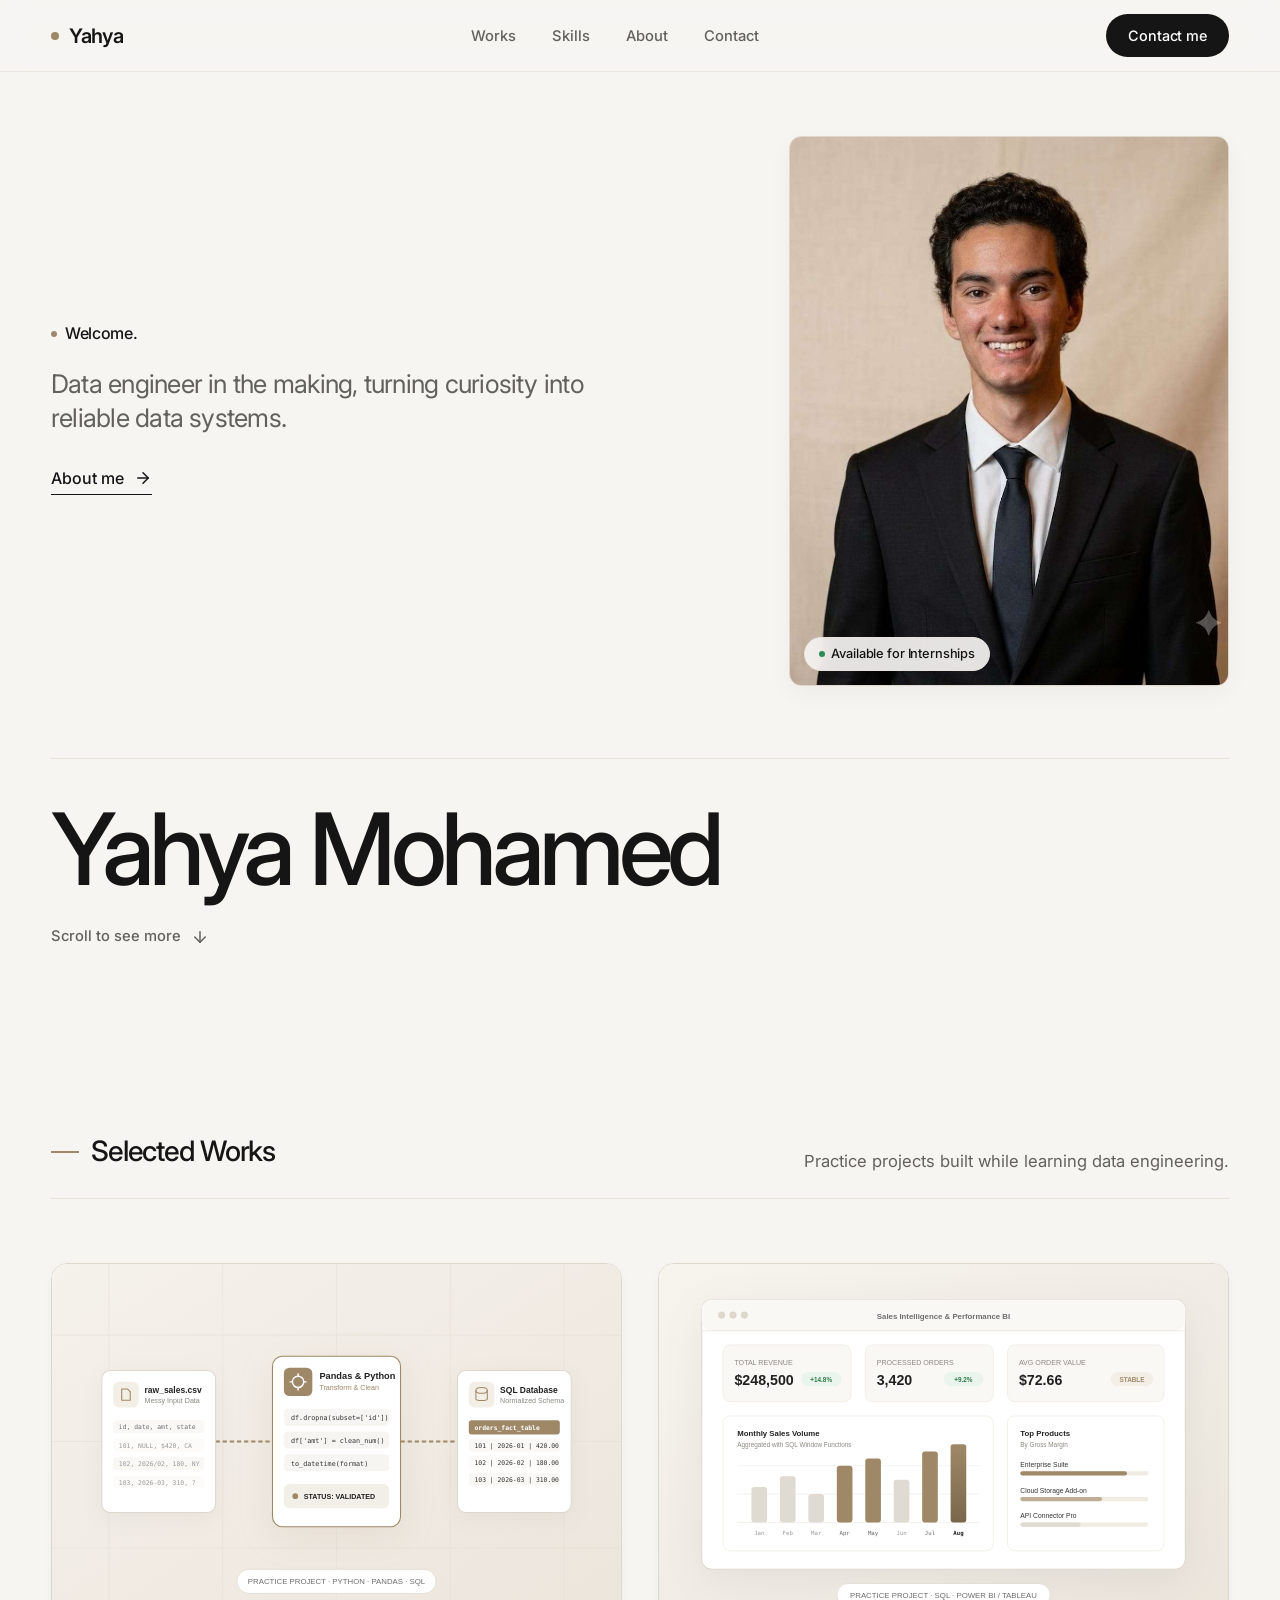
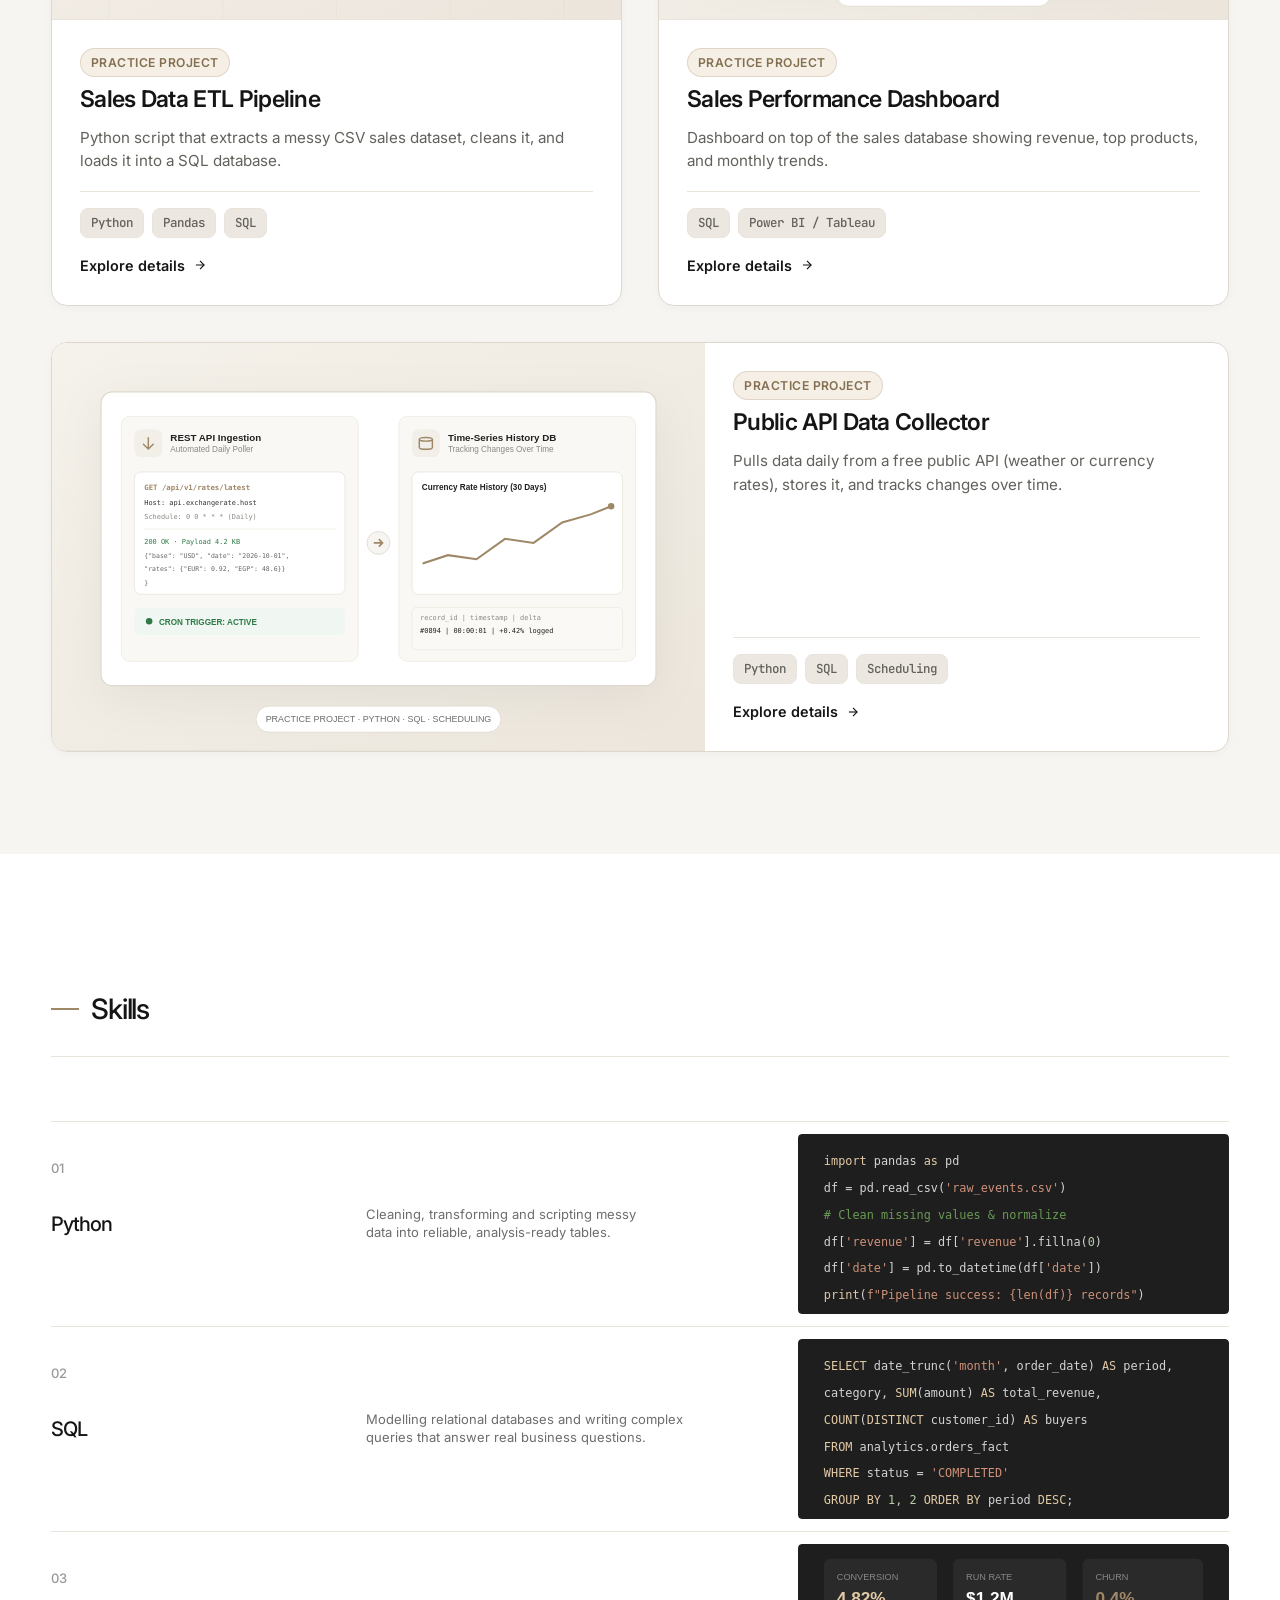
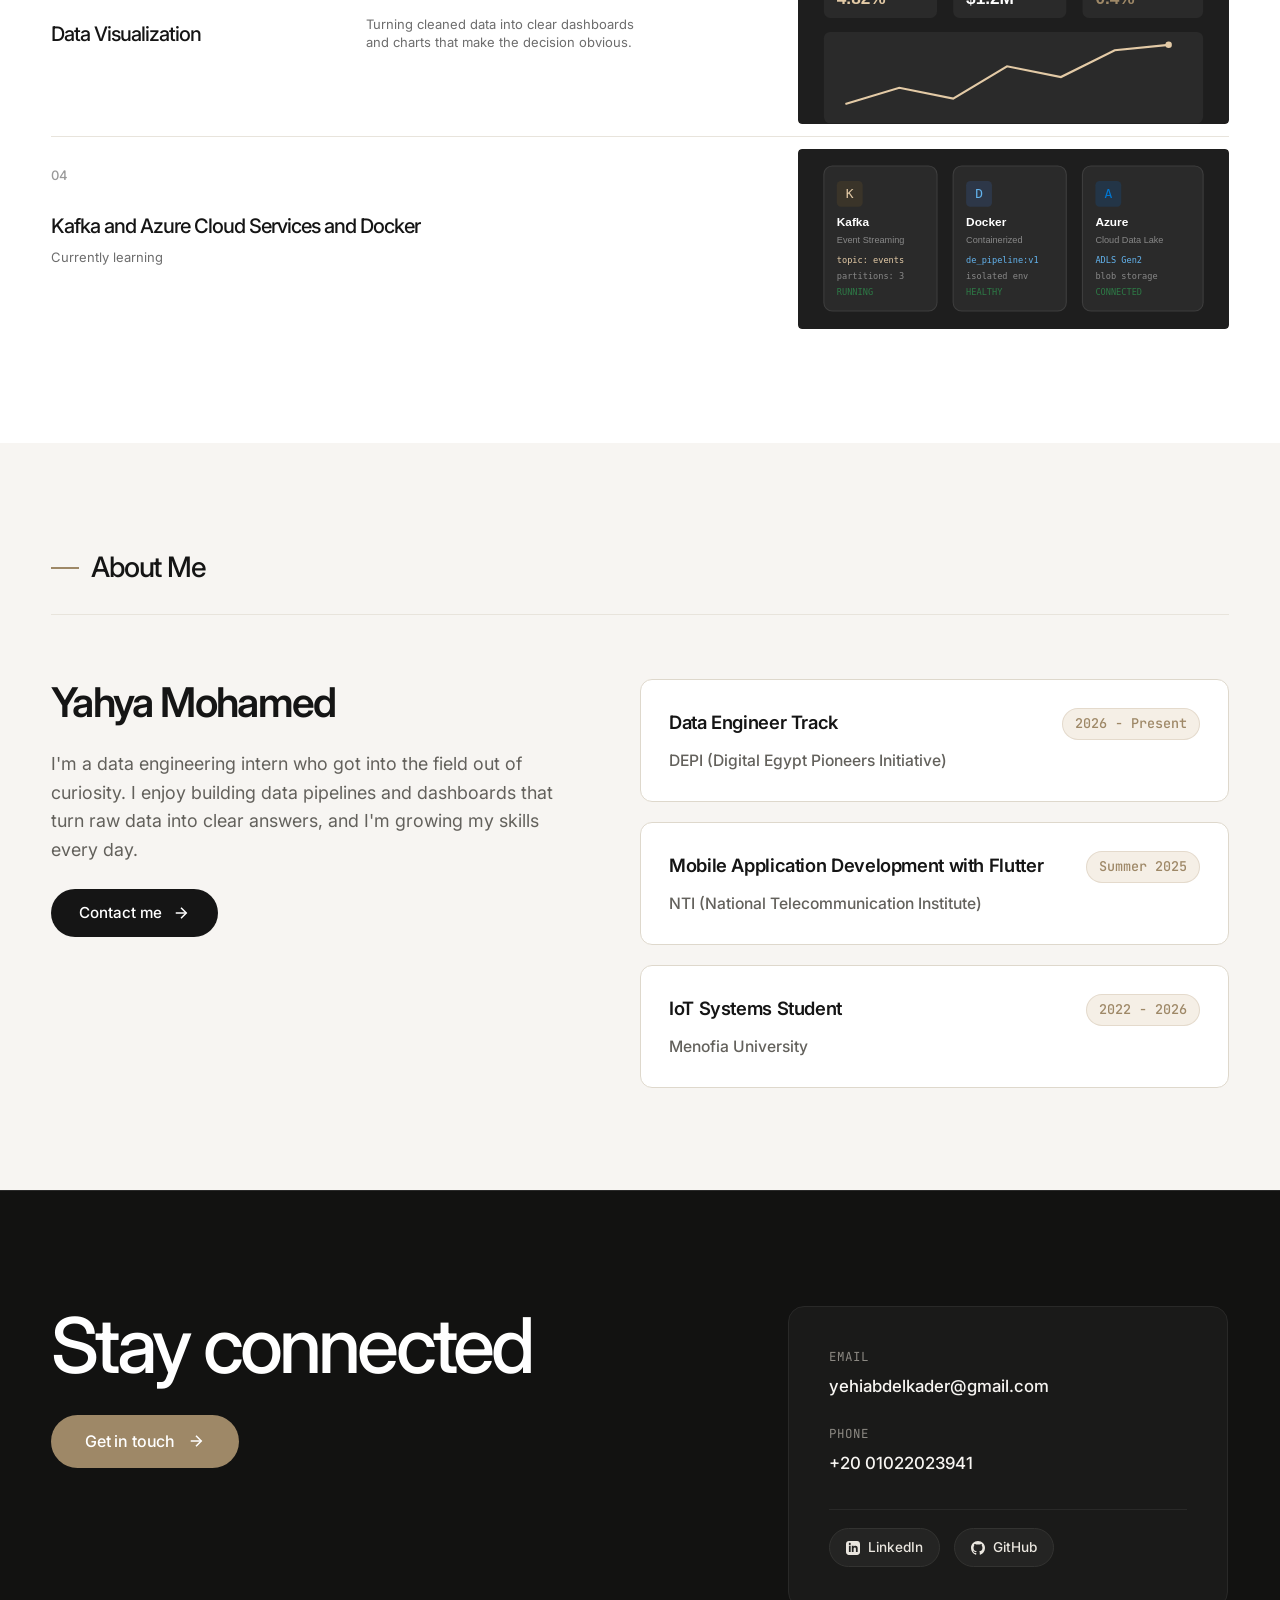
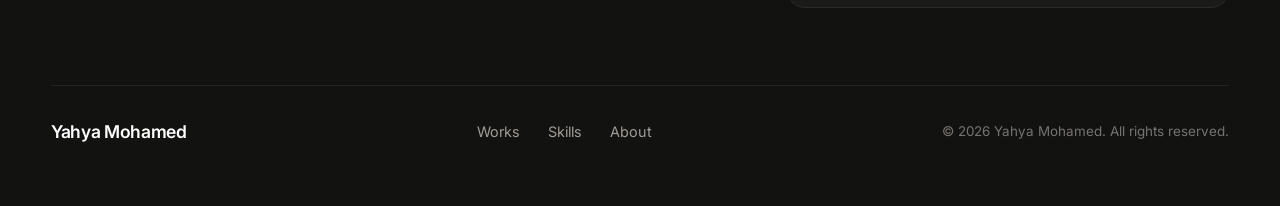
<file: index.html>
<!DOCTYPE html>
<html lang="en">
<head>
  <meta charset="UTF-8">
  <meta name="viewport" content="width=device-width, initial-scale=1.0">
  
  <!-- Page Title / Tab Title -->
  <title>Data Engineer</title>
  
  <!-- SEO & Social Meta Tags -->
  <meta name="description" content="Portfolio of Yahya Mohamed — Data engineer in the making, turning curiosity into reliable data systems, ETL pipelines, and analytical dashboards.">
  <meta name="keywords" content="Data Engineer, Yahya Mohamed, ETL Pipeline, Python, SQL, Pandas, Power BI, Tableau, Menofia University, DEPI">
  <meta name="author" content="Yahya Mohamed">

  <!-- Open Graph / Facebook -->
  <meta property="og:type" content="website">
  <meta property="og:title" content="Yahya Mohamed | Data Engineer">
  <meta property="og:description" content="Data engineer in the making, turning curiosity into reliable data systems.">
  <meta property="og:image" content="assets/images/yahya-portrait.jpg">

  <!-- Twitter Meta -->
  <meta name="twitter:card" content="summary_large_image">
  <meta name="twitter:title" content="Yahya Mohamed | Data Engineer">
  <meta name="twitter:description" content="Data engineer in the making, turning curiosity into reliable data systems.">
  <meta name="twitter:image" content="assets/images/yahya-portrait.jpg">

  <!-- Favicon (Clean minimal taupe monogram) -->
  <link rel="icon" type="image/svg+xml" href="data:image/svg+xml,<svg xmlns='http://www.w3.org/2000/svg' viewBox='0 0 32 32'><rect width='32' height='32' rx='8' fill='%239e8867'/><text x='16' y='22' font-family='sans-serif' font-size='18' font-weight='700' fill='%23ffffff' text-anchor='middle'>Y</text></svg>">

  <!-- Google Fonts: Inter & JetBrains Mono for Code/Metrics -->
  <link rel="preconnect" href="https://fonts.googleapis.com">
  <link rel="preconnect" href="https://fonts.gstatic.com" crossorigin>
  <link href="https://fonts.googleapis.com/css2?family=Inter:ital,opsz,wght@0,14..32,100..900;1,14..32,100..900&family=JetBrains+Mono:wght@400;500;600&display=swap" rel="stylesheet">

  <!-- Main Stylesheet -->
  <link rel="stylesheet" href="assets/css/style.css">
</head>
<body>

  <!-- ========================================================================
       1. NAVIGATION BAR (sticky)
       ======================================================================== -->
  <header class="site-header" id="siteHeader">
    <div class="container nav-container">
      <!-- Logo / Name on the left -->
      <a href="#" class="nav-brand" aria-label="Yahya Mohamed Home">
        <span class="brand-dot"></span>
        <span>Yahya</span>
      </a>

      <!-- Desktop Nav Links -->
      <nav aria-label="Primary Navigation">
        <ul class="nav-links">
          <li><a href="#works" class="nav-link">Works</a></li>
          <li><a href="#skills" class="nav-link">Skills</a></li>
          <li><a href="#about" class="nav-link">About</a></li>
          <li><a href="#contact" class="nav-link">Contact</a></li>
        </ul>
      </nav>

      <!-- Contact me button on the right (links to footer contact) -->
      <div class="nav-actions-desktop">
        <a href="#contact" class="nav-cta-btn">
          <span>Contact me</span>
        </a>
      </div>

      <!-- Mobile Hamburger Toggle -->
      <button class="mobile-nav-toggle" aria-label="Toggle navigation menu" aria-expanded="false">
        <span></span>
        <span></span>
        <span></span>
      </button>
    </div>

    <!-- Mobile Drawer Menu -->
    <div class="mobile-nav-drawer" id="mobileDrawer">
      <a href="#works" class="nav-link">Works</a>
      <a href="#skills" class="nav-link">Skills</a>
      <a href="#about" class="nav-link">About</a>
      <a href="#contact" class="nav-link">Contact</a>
      <a href="#contact" class="nav-cta-btn" style="margin-top: 8px;">Contact me</a>
    </div>
  </header>

  <main id="main">
    <!-- ======================================================================
         2. HERO SECTION
         ====================================================================== -->
    <section class="section hero-section" id="hero">
      <div class="container" style="width: 100%;">
        <div class="hero-main-grid">
          <!-- Intro column on left -->
          <div class="hero-intro-col reveal">
            <span class="hero-welcome-badge">Welcome.</span>
            <p class="hero-intro-text">
              Data engineer in the making, turning curiosity into reliable data systems.
            </p>
            <a href="#about" class="hero-about-btn">
              <span>About me</span>
              <svg class="btn-arrow" viewBox="0 0 24 24" fill="none" stroke="currentColor" stroke-width="2" stroke-linecap="round" stroke-linejoin="round">
                <line x1="5" y1="12" x2="19" y2="12"></line>
                <polyline points="12 5 19 12 12 19"></polyline>
              </svg>
            </a>
          </div>

          <!-- Hero portrait on right (exact Velora placement and style) -->
          <div class="hero-image-col reveal reveal-delay-1">
            <div class="hero-photo-wrapper">
              <img 
                src="assets/images/yahya-portrait.jpg" 
                alt="Yahya Mohamed - Data Engineer in professional suit and tie" 
                class="hero-photo-img"
                loading="eager"
                width="977"
                height="1024"
              >
              <div class="hero-photo-tag">
                <span class="pulse-dot"></span>
                <span>Available for Internships</span>
              </div>
            </div>
          </div>
        </div>

        <!-- Hero Footer: Huge Name & Scroll Indicator -->
        <div class="hero-footer-row reveal reveal-delay-2">
          <h1 class="hero-huge-name">Yahya Mohamed</h1>
          <a href="#works" class="hero-scroll-indicator" aria-label="Scroll down to Selected Works">
            <span>Scroll to see more</span>
            <svg class="scroll-arrow" viewBox="0 0 24 24" fill="none" stroke="currentColor" stroke-width="2" stroke-linecap="round" stroke-linejoin="round">
              <line x1="12" y1="5" x2="12" y2="19"></line>
              <polyline points="19 12 12 19 5 12"></polyline>
            </svg>
          </a>
        </div>
      </div>
    </section>

    <!-- ======================================================================
         3. SELECTED WORKS SECTION
         ====================================================================== -->
    <section class="section works-section" id="works">
      <div class="container">
        <!-- Section Header -->
        <div class="section-header reveal">
          <div class="section-title-wrap">
            <span class="section-indicator"></span>
            <h2 class="section-title">Selected Works</h2>
          </div>
          <p class="section-subtext">
            Practice projects built while learning data engineering.
          </p>
        </div>

        <!-- Project Cards Grid -->
        <div class="works-grid">
          
          <!-- Card 1: Sales Data ETL Pipeline -->
          <article class="project-card reveal reveal-delay-1" data-project="etl-pipeline">
            <div class="project-media">
              <img src="assets/images/project-etl.svg" alt="Sales Data ETL Pipeline visual flow" loading="lazy">
              <div class="project-media-overlay">
                <svg width="14" height="14" viewBox="0 0 24 24" fill="none" stroke="currentColor" stroke-width="2">
                  <path d="M15 3h6v6M9 21H3v-6M21 3l-7 7M3 21l7-7"/>
                </svg>
                <span>View Project</span>
              </div>
            </div>
            <div class="project-body">
              <div>
                <div class="project-meta-top">
                  <span class="practice-badge">Practice Project</span>
                </div>
                <h3 class="project-title">Sales Data ETL Pipeline</h3>
                <p class="project-desc">
                  Python script that extracts a messy CSV sales dataset, cleans it, and loads it into a SQL database.
                </p>
              </div>
              <div class="project-footer">
                <div class="tool-tags">
                  <span class="tool-tag">Python</span>
                  <span class="tool-tag">Pandas</span>
                  <span class="tool-tag">SQL</span>
                </div>
                <span class="project-action-link">
                  Explore details
                  <svg width="14" height="14" viewBox="0 0 24 24" fill="none" stroke="currentColor" stroke-width="2">
                    <line x1="5" y1="12" x2="19" y2="12"></line>
                    <polyline points="12 5 19 12 12 19"></polyline>
                  </svg>
                </span>
              </div>
            </div>
          </article>

          <!-- Card 2: Sales Performance Dashboard -->
          <article class="project-card reveal reveal-delay-2" data-project="sales-dashboard">
            <div class="project-media">
              <img src="assets/images/project-dashboard.svg" alt="Sales Performance Dashboard visual" loading="lazy">
              <div class="project-media-overlay">
                <svg width="14" height="14" viewBox="0 0 24 24" fill="none" stroke="currentColor" stroke-width="2">
                  <path d="M15 3h6v6M9 21H3v-6M21 3l-7 7M3 21l7-7"/>
                </svg>
                <span>View Project</span>
              </div>
            </div>
            <div class="project-body">
              <div>
                <div class="project-meta-top">
                  <span class="practice-badge">Practice Project</span>
                </div>
                <h3 class="project-title">Sales Performance Dashboard</h3>
                <p class="project-desc">
                  Dashboard on top of the sales database showing revenue, top products, and monthly trends.
                </p>
              </div>
              <div class="project-footer">
                <div class="tool-tags">
                  <span class="tool-tag">SQL</span>
                  <span class="tool-tag">Power BI / Tableau</span>
                </div>
                <span class="project-action-link">
                  Explore details
                  <svg width="14" height="14" viewBox="0 0 24 24" fill="none" stroke="currentColor" stroke-width="2">
                    <line x1="5" y1="12" x2="19" y2="12"></line>
                    <polyline points="12 5 19 12 12 19"></polyline>
                  </svg>
                </span>
              </div>
            </div>
          </article>

          <!-- Card 3: Public API Data Collector -->
          <article class="project-card reveal reveal-delay-3" data-project="api-collector">
            <div class="project-media">
              <img src="assets/images/project-api.svg" alt="Public API Data Collector visual" loading="lazy">
              <div class="project-media-overlay">
                <svg width="14" height="14" viewBox="0 0 24 24" fill="none" stroke="currentColor" stroke-width="2">
                  <path d="M15 3h6v6M9 21H3v-6M21 3l-7 7M3 21l7-7"/>
                </svg>
                <span>View Project</span>
              </div>
            </div>
            <div class="project-body">
              <div>
                <div class="project-meta-top">
                  <span class="practice-badge">Practice Project</span>
                </div>
                <h3 class="project-title">Public API Data Collector</h3>
                <p class="project-desc">
                  Pulls data daily from a free public API (weather or currency rates), stores it, and tracks changes over time.
                </p>
              </div>
              <div class="project-footer">
                <div class="tool-tags">
                  <span class="tool-tag">Python</span>
                  <span class="tool-tag">SQL</span>
                  <span class="tool-tag">Scheduling</span>
                </div>
                <span class="project-action-link">
                  Explore details
                  <svg width="14" height="14" viewBox="0 0 24 24" fill="none" stroke="currentColor" stroke-width="2">
                    <line x1="5" y1="12" x2="19" y2="12"></line>
                    <polyline points="12 5 19 12 12 19"></polyline>
                  </svg>
                </span>
              </div>
            </div>
          </article>

        </div>
      </div>
    </section>

    <!-- ======================================================================
         4. SKILLS SECTION
         Velora "Services" layout: sticky stacked cards.
         Card = number label (top-left) + title & description (left 60%)
               + media panel (right 40%, 180px tall, 4px radius).
         ====================================================================== -->
    <section class="section skills-section" id="skills">
      <div class="container">
        <!-- Section Header (Velora: line + title left, intro paragraph right) -->
        <div class="section-header reveal">
          <div class="section-title-wrap">
            <span class="section-indicator"></span>
            <h2 class="section-title">Skills</h2>
          </div>
          <p class="section-subtext" data-split>
            From data cleaning to pipeline orchestration, these are the tools I use
            to turn raw data into answers, and the ones I am currently learning.
          </p>
        </div>

        <!-- Sticky stacked skill cards -->
        <div class="skills-list">

          <!-- 01 Python -->
          <div class="skill-card-wrap">
            <article class="skill-card" data-tools="Python, Pandas, Scripting">
              <div class="skill-card-content">
                <div class="skill-card-main">
                  <h3 class="skill-card-title">Python</h3>
                  <p class="skill-card-desc">Cleaning, transforming and scripting messy data into reliable, analysis-ready tables.</p>
                </div>
                <span class="skill-card-number">01</span>
              </div>
              <div class="skill-card-media">
                <img src="assets/images/skill-python.svg" alt="Python scripting preview">
              </div>
            </article>
          </div>

          <!-- 02 SQL -->
          <div class="skill-card-wrap">
            <article class="skill-card" data-tools="SQL, Postgres, Queries">
              <div class="skill-card-content">
                <div class="skill-card-main">
                  <h3 class="skill-card-title">SQL</h3>
                  <p class="skill-card-desc">Modelling relational databases and writing complex queries that answer real business questions.</p>
                </div>
                <span class="skill-card-number">02</span>
              </div>
              <div class="skill-card-media">
                <img src="assets/images/skill-sql.svg" alt="SQL queries preview">
              </div>
            </article>
          </div>

          <!-- 03 Data Visualization -->
          <div class="skill-card-wrap">
            <article class="skill-card" data-tools="Power BI, Tableau, Dashboards">
              <div class="skill-card-content">
                <div class="skill-card-main">
                  <h3 class="skill-card-title">Data Visualization</h3>
                  <p class="skill-card-desc">Turning cleaned data into clear dashboards and charts that make the decision obvious.</p>
                </div>
                <span class="skill-card-number">03</span>
              </div>
              <div class="skill-card-media">
                <img src="assets/images/skill-viz.svg" alt="Data visualization preview">
              </div>
            </article>
          </div>

          <!-- 04 Currently Learning -->
          <div class="skill-card-wrap">
            <article class="skill-card skill-card--stacked" data-tools="Kafka, Azure, Docker">
              <div class="skill-card-content">
                <div class="skill-card-main">
                  <h3 class="skill-card-title">Kafka and Azure Cloud Services and Docker</h3>
                  <p class="skill-card-desc">Currently learning</p>
                </div>
                <span class="skill-card-number">04</span>
              </div>
              <div class="skill-card-media">
                <img src="assets/images/skill-learning.svg" alt="Kafka, Azure, Docker infrastructure preview">
              </div>
            </article>
          </div>

        </div>
      </div>
    </section>

    <!-- ======================================================================
         5. ABOUT ME SECTION (Velora 2-column: Bio left, Timeline right)
         ====================================================================== -->
    <section class="section about-section" id="about">
      <div class="container">
        <!-- Section Header -->
        <div class="section-header reveal">
          <div class="section-title-wrap">
            <span class="section-indicator"></span>
            <h2 class="section-title">About Me</h2>
          </div>
        </div>

        <div class="about-grid">
          <!-- Left Column: Bio & Contact CTA -->
          <div class="about-bio-col reveal">
            <h3 class="about-name">Yahya Mohamed</h3>
            <p class="about-bio-text">
              I'm a data engineering intern who got into the field out of curiosity. I enjoy building data pipelines and dashboards that turn raw data into clear answers, and I'm growing my skills every day.
            </p>
            <a href="mailto:yehiabdelkader@gmail.com" class="about-contact-btn">
              <span>Contact me</span>
              <svg width="18" height="18" viewBox="0 0 24 24" fill="none" stroke="currentColor" stroke-width="2">
                <line x1="5" y1="12" x2="19" y2="12"></line>
                <polyline points="12 5 19 12 12 19"></polyline>
              </svg>
            </a>
          </div>

          <!-- Right Column: Timeline (Newest first) -->
          <div class="timeline-col">
            
            <!-- Item 1: DEPI -->
            <div class="timeline-card reveal reveal-delay-1">
              <div class="timeline-header">
                <h4 class="timeline-role">Data Engineer Track</h4>
                <span class="timeline-date">2026 - Present</span>
              </div>
              <p class="timeline-org">DEPI (Digital Egypt Pioneers Initiative)</p>
            </div>

            <!-- Item 2: NTI -->
            <div class="timeline-card reveal reveal-delay-2">
              <div class="timeline-header">
                <h4 class="timeline-role">Mobile Application Development with Flutter</h4>
                <span class="timeline-date">Summer 2025</span>
              </div>
              <p class="timeline-org">NTI (National Telecommunication Institute)</p>
            </div>

            <!-- Item 3: Menofia University -->
            <div class="timeline-card reveal reveal-delay-3">
              <div class="timeline-header">
                <h4 class="timeline-role">IoT Systems Student</h4>
                <span class="timeline-date">2022 - 2026</span>
              </div>
              <p class="timeline-org">Menofia University</p>
            </div>

          </div>
        </div>
      </div>
    </section>

    <!-- (NO REVIEWS / TESTIMONIALS SECTION - completely removed per prompt) -->

    <!-- ======================================================================
         7. FOOTER / CONTACT SECTION (Velora "Stay connected" style)
         ====================================================================== -->
    <footer class="section footer-section" id="contact">
      <div class="container">
        <div class="footer-main">
          <!-- Left Column: Big Heading & Touch CTA -->
          <div class="footer-heading-col reveal">
            <h2 class="footer-heading">Stay connected</h2>
            <a href="mailto:yehiabdelkader@gmail.com" class="footer-touch-btn">
              <span>Get in touch</span>
              <svg viewBox="0 0 24 24" fill="none" stroke="currentColor" stroke-width="2">
                <line x1="5" y1="12" x2="19" y2="12"></line>
                <polyline points="12 5 19 12 12 19"></polyline>
              </svg>
            </a>
          </div>

          <!-- Right Column: Contact Details Cards -->
          <div class="footer-contact-col reveal reveal-delay-1">
            <div class="footer-contact-item">
              <span class="contact-label">Email</span>
              <a href="mailto:yehiabdelkader@gmail.com" class="contact-val">yehiabdelkader@gmail.com</a>
            </div>

            <div class="footer-contact-item">
              <span class="contact-label">Phone</span>
              <a href="tel:+2001022023941" class="contact-val">+20 01022023941</a>
            </div>

            <div class="footer-social-row">
              <a href="https://www.linkedin.com/in/yahya-abdelkader-b049a2380" target="_blank" rel="noopener noreferrer" class="social-pill">
                <svg width="14" height="14" viewBox="0 0 24 24" fill="currentColor">
                  <path d="M19 0h-14c-2.761 0-5 2.239-5 5v14c0 2.761 2.239 5 5 5h14c2.762 0 5-2.239 5-5v-14c0-2.761-2.238-5-5-5zm-11 19h-3v-11h3v11zm-1.5-12.268c-.966 0-1.75-.79-1.75-1.764s.784-1.764 1.75-1.764 1.75.79 1.75 1.764-.783 1.764-1.75 1.764zm13.5 12.268h-3v-5.604c0-3.368-4-3.113-4 0v5.604h-3v-11h3v1.765c1.396-2.586 7-2.777 7 2.476v6.759z"/>
                </svg>
                <span>LinkedIn</span>
              </a>

              <a href="https://github.com/Yahyabdelkader" target="_blank" rel="noopener noreferrer" class="social-pill">
                <svg width="14" height="14" viewBox="0 0 24 24" fill="currentColor">
                  <path d="M12 0c-6.626 0-12 5.373-12 12 0 5.302 3.438 9.8 8.207 11.387.599.111.793-.261.793-.577v-2.234c-3.338.726-4.033-1.416-4.033-1.416-.546-1.387-1.333-1.756-1.333-1.756-1.089-.745.083-.729.083-.729 1.205.084 1.839 1.237 1.839 1.237 1.07 1.834 2.807 1.304 3.492.997.107-.775.418-1.305.762-1.604-2.665-.305-5.467-1.334-5.467-5.931 0-1.311.469-2.381 1.236-3.221-.124-.303-.535-1.524.117-3.176 0 0 1.008-.322 3.301 1.23.957-.266 1.983-.399 3.003-.404 1.02.005 2.047.138 3.006.404 2.291-1.552 3.297-1.23 3.297-1.23.653 1.653.242 2.874.118 3.176.77.84 1.235 1.911 1.235 3.221 0 4.609-2.807 5.624-5.479 5.921.43.372.823 1.102.823 2.222v3.293c0 .319.192.694.801.576 4.765-1.589 8.199-6.086 8.199-11.386 0-6.627-5.373-12-12-12z"/>
                </svg>
                <span>GitHub</span>
              </a>
            </div>
          </div>
        </div>

        <!-- Footer Bottom Bar -->
        <div class="footer-bottom">
          <div class="footer-brand">Yahya Mohamed</div>
          <ul class="footer-nav-links">
            <li><a href="#works" class="footer-nav-link">Works</a></li>
            <li><a href="#skills" class="footer-nav-link">Skills</a></li>
            <li><a href="#about" class="footer-nav-link">About</a></li>
          </ul>
          <div class="copyright-text">
            &copy; 2026 Yahya Mohamed. All rights reserved.
          </div>
        </div>
      </div>
    </footer>
  </main>

  <!-- ========================================================================
       PROJECT DETAILS MODAL (Interactive Popup View)
       ======================================================================== -->
  <div class="modal-overlay" id="projectModal" role="dialog" aria-modal="true" aria-labelledby="modalTitle">
    <div class="modal-window">
      <button class="modal-close-btn" id="modalCloseBtn" aria-label="Close project modal">
        <svg width="18" height="18" viewBox="0 0 24 24" fill="none" stroke="currentColor" stroke-width="2">
          <line x1="18" y1="6" x2="6" y2="18"></line>
          <line x1="6" y1="6" x2="18" y2="18"></line>
        </svg>
      </button>

      <div class="modal-media" id="modalMedia"></div>

      <div class="modal-content">
        <div class="modal-badge-row">
          <span class="practice-badge" id="modalBadge">Practice Project</span>
          <div class="tool-tags" id="modalTools"></div>
        </div>

        <div>
          <h2 class="modal-title" id="modalTitle">Project Title</h2>
          <p class="modal-text" id="modalSubtitle" style="font-size: 1.1rem; color: var(--text-secondary); margin-top: 6px;"></p>
        </div>

        <div>
          <h3 class="modal-section-title">The Challenge</h3>
          <p class="modal-text" id="modalProblem"></p>
        </div>

        <div>
          <h3 class="modal-section-title">Implementation &amp; Solution</h3>
          <p class="modal-text" id="modalSolution"></p>
        </div>

        <div>
          <h3 class="modal-section-title">Code &amp; Query Architecture</h3>
          <pre class="code-snippet-box"><code id="modalCode"></code></pre>
        </div>

        <div class="modal-actions">
          <a href="#" class="modal-primary-btn" id="modalPageLink">
            <span>Open Full Project Page</span>
            <svg width="14" height="14" viewBox="0 0 24 24" fill="none" stroke="currentColor" stroke-width="2">
              <line x1="5" y1="12" x2="19" y2="12"></line>
              <polyline points="12 5 19 12 12 19"></polyline>
            </svg>
          </a>
          <button class="modal-secondary-btn" onclick="document.getElementById('modalCloseBtn').click()">
            <span>Close Preview</span>
          </button>
        </div>
      </div>
    </div>
  </div>

  <!-- JavaScript -->
  <script src="assets/js/main.js"></script>
</body>
</html>
</file>
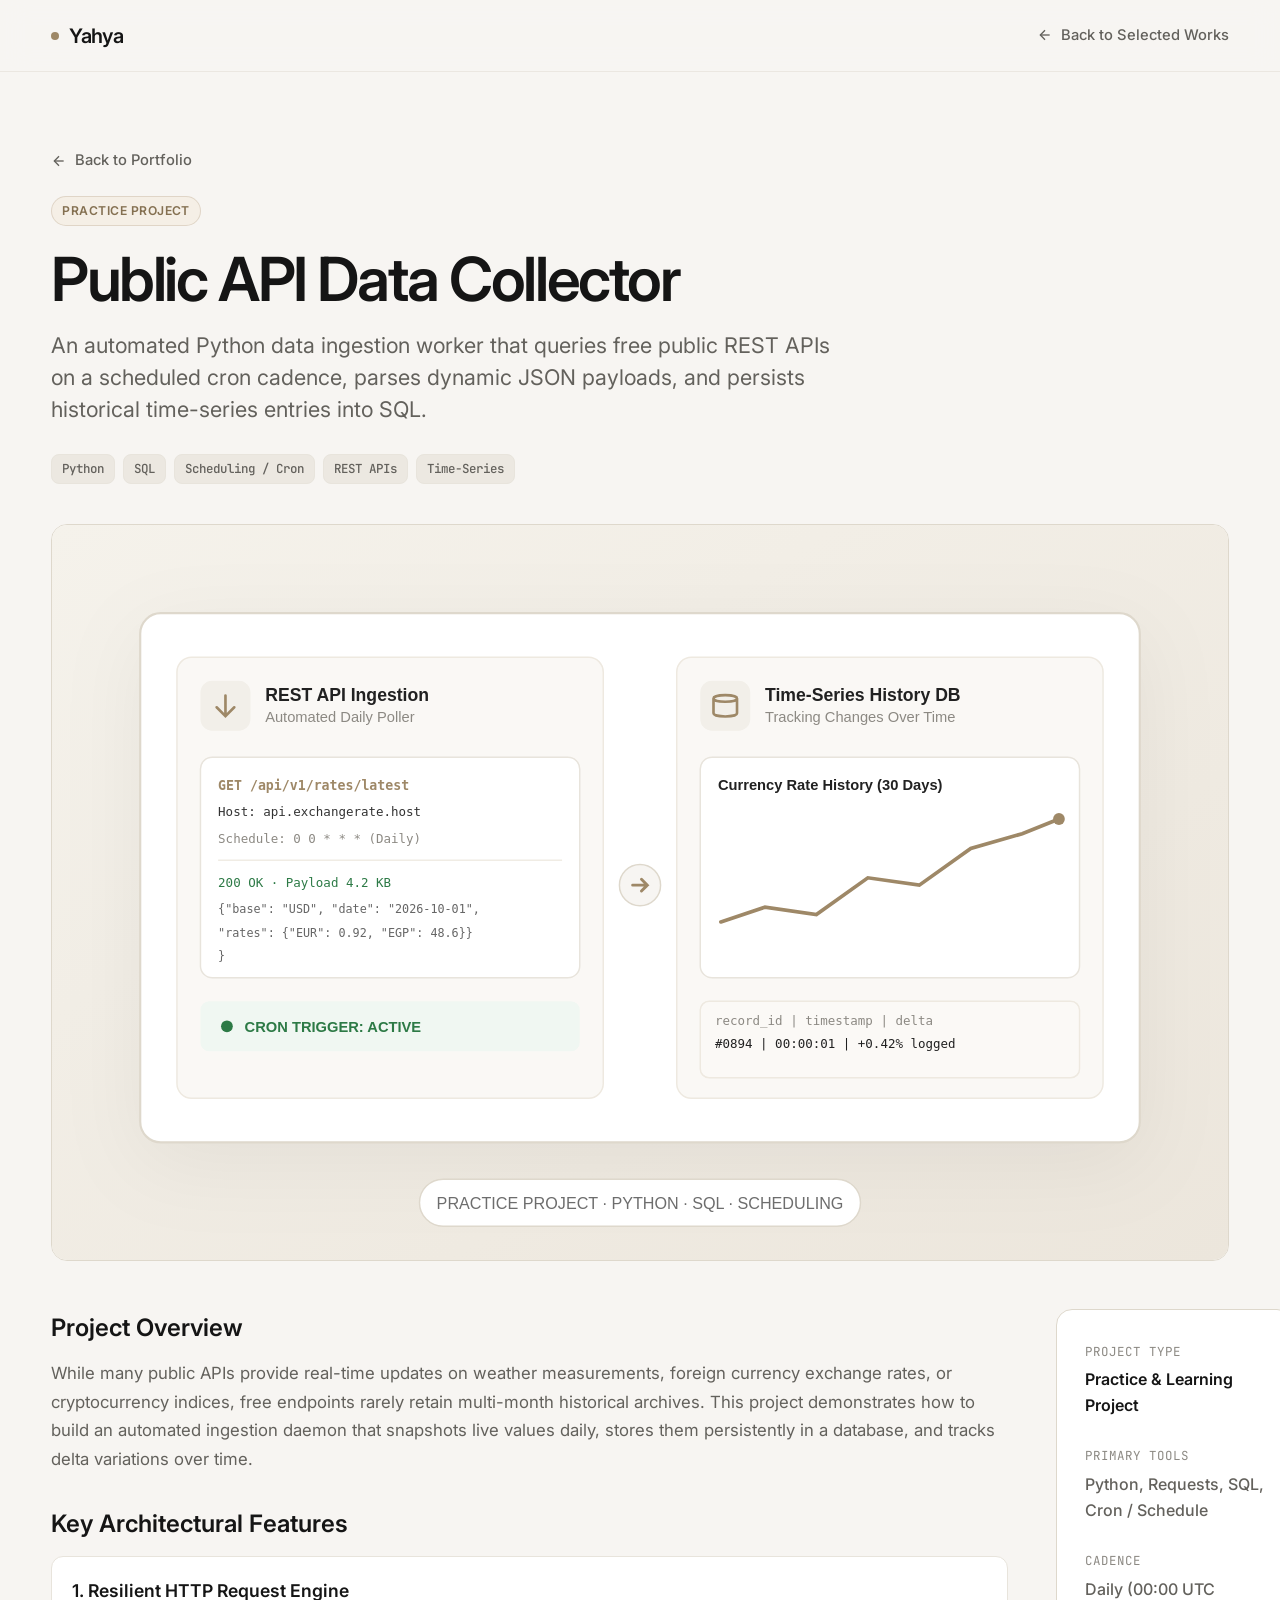
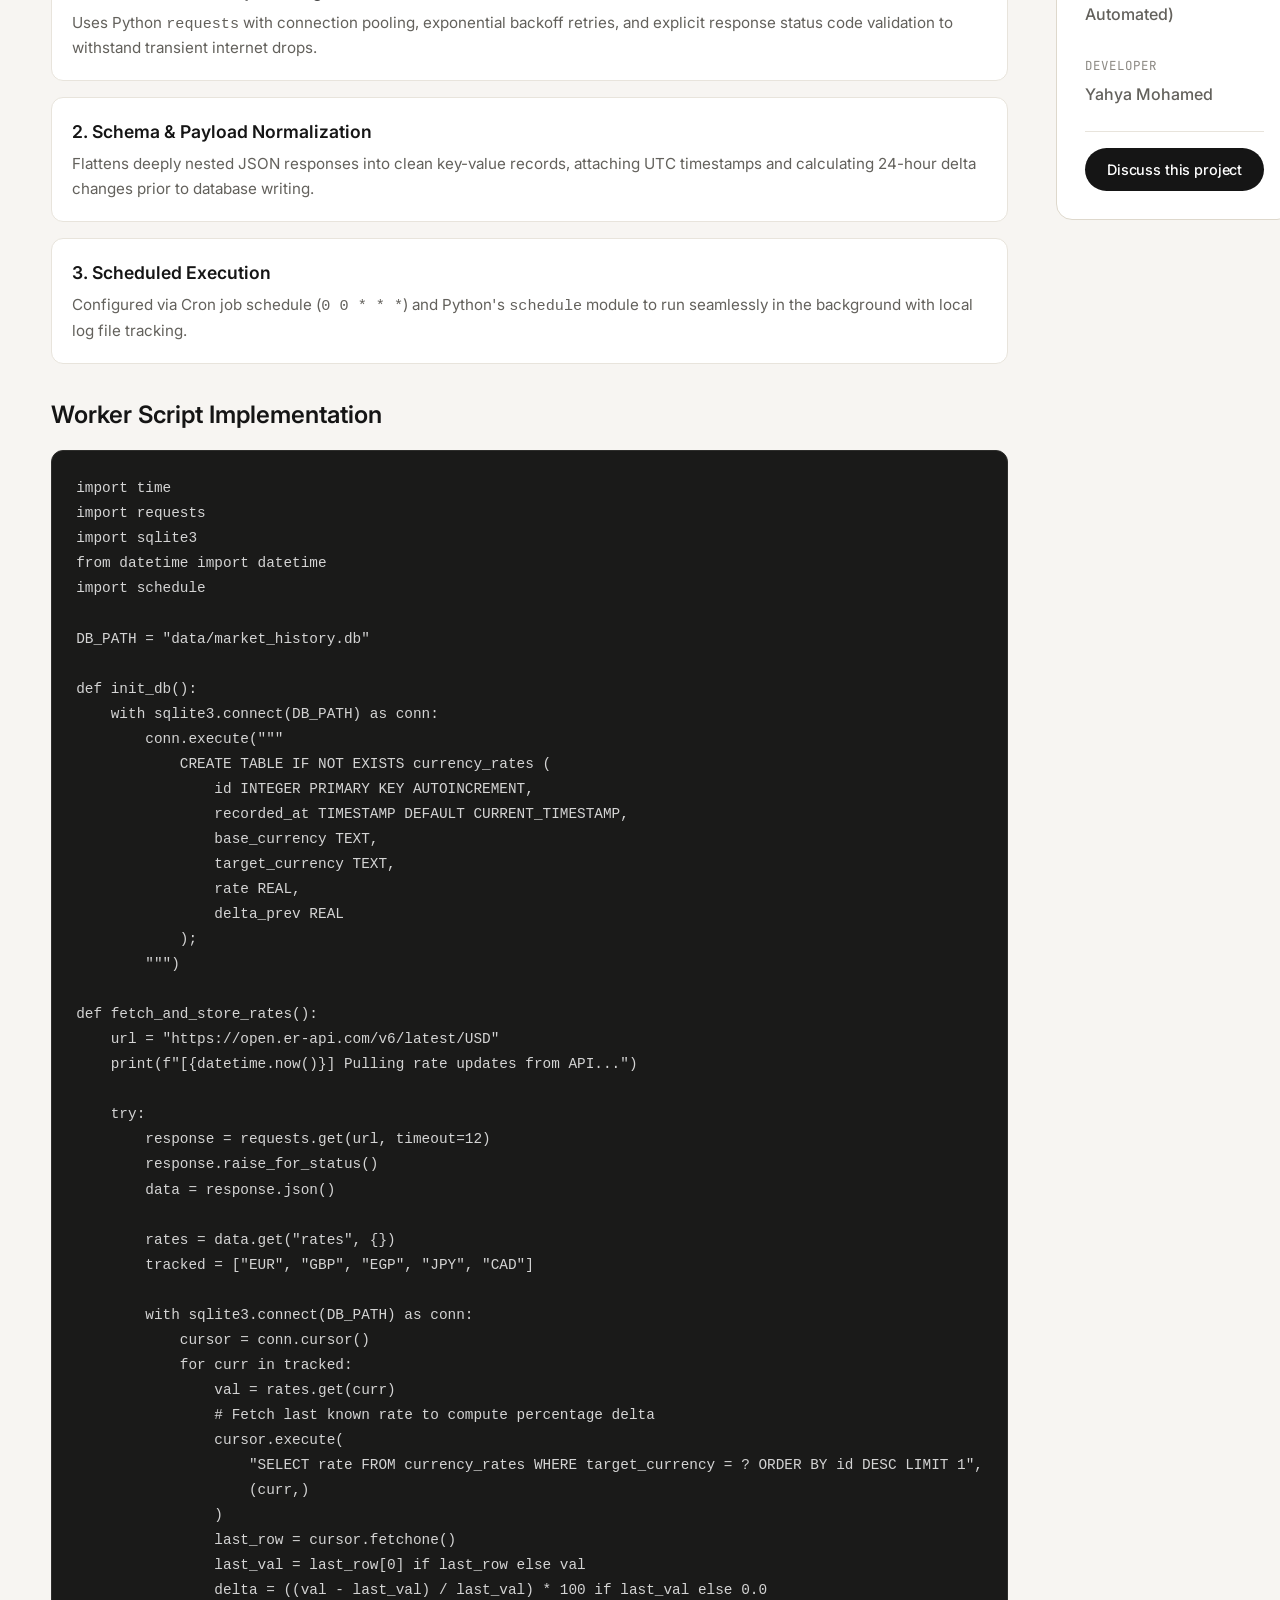
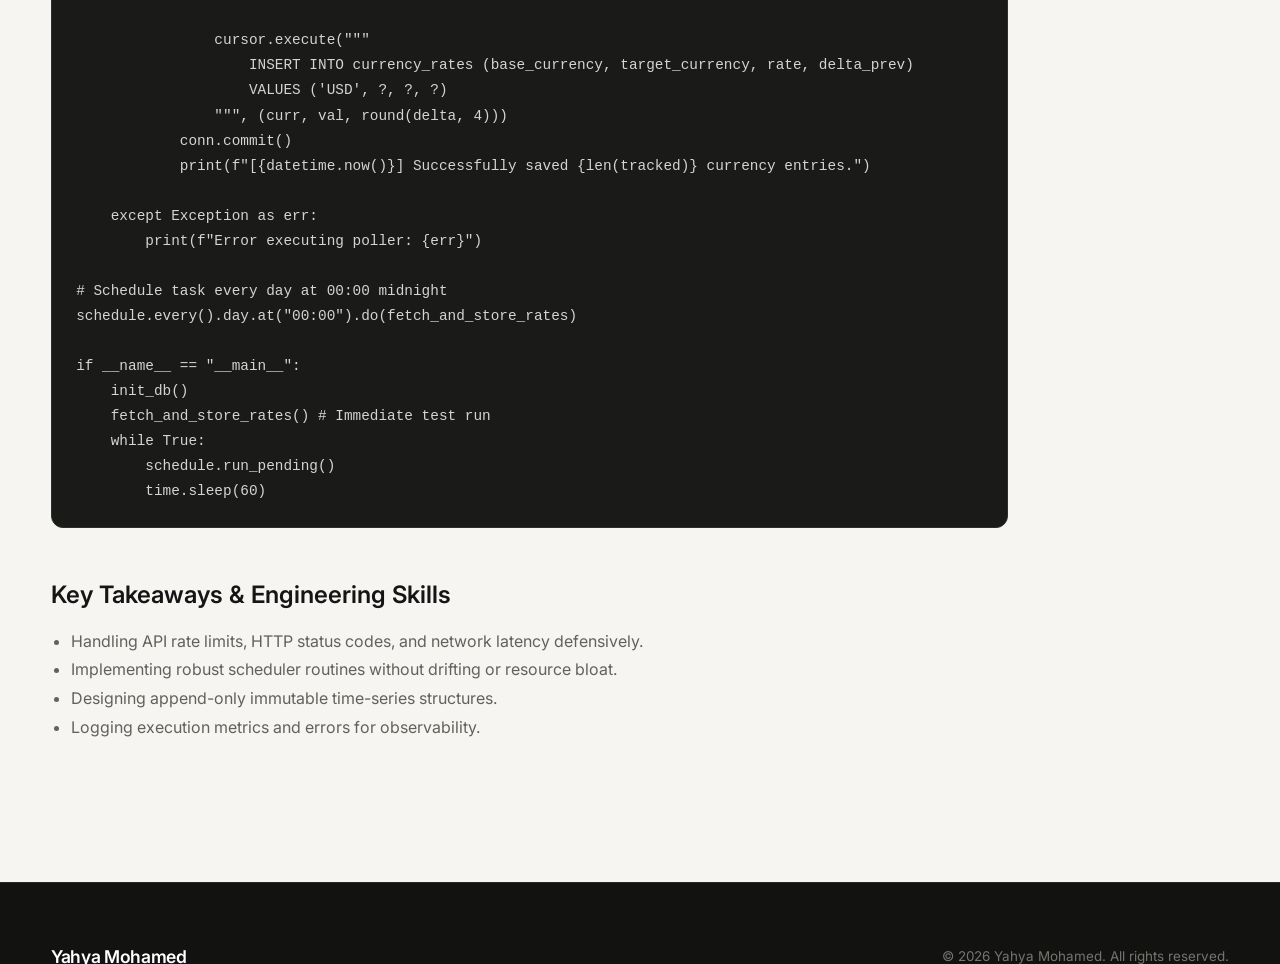
<file: projects/api-data-collector.html>
<!DOCTYPE html>
<html lang="en">
<head>
  <meta charset="UTF-8">
  <meta name="viewport" content="width=device-width, initial-scale=1.0">
  <title>Public API Data Collector | Yahya Mohamed</title>
  <meta name="description" content="Public API Data Collector practice project by Yahya Mohamed. Automated daily extraction from public APIs into persistent time-series SQL storage.">
  
  <link rel="icon" type="image/svg+xml" href="data:image/svg+xml,<svg xmlns='http://www.w3.org/2000/svg' viewBox='0 0 32 32'><rect width='32' height='32' rx='8' fill='%239e8867'/><text x='16' y='22' font-family='sans-serif' font-size='18' font-weight='700' fill='%23ffffff' text-anchor='middle'>Y</text></svg>">
  <link rel="preconnect" href="https://fonts.googleapis.com">
  <link rel="preconnect" href="https://fonts.gstatic.com" crossorigin>
  <link href="https://fonts.googleapis.com/css2?family=Inter:ital,opsz,wght@0,14..32,100..900;1,14..32,100..900&family=JetBrains+Mono:wght@400;500;600&display=swap" rel="stylesheet">
  <link rel="stylesheet" href="../assets/css/style.css">
</head>
<body>

  <!-- Navigation -->
  <header class="site-header">
    <div class="container nav-container">
      <a href="../index.html" class="nav-brand">
        <span class="brand-dot"></span>
        <span>Yahya</span>
      </a>
      <a href="../index.html#works" class="back-link" style="margin-bottom:0;">
        <svg width="16" height="16" viewBox="0 0 24 24" fill="none" stroke="currentColor" stroke-width="2">
          <line x1="19" y1="12" x2="5" y2="12"></line>
          <polyline points="12 19 5 12 12 5"></polyline>
        </svg>
        <span>Back to Selected Works</span>
      </a>
    </div>
  </header>

  <main>
    <article class="container project-detail-hero">
      <a href="../index.html#works" class="back-link">
        <svg width="16" height="16" viewBox="0 0 24 24" fill="none" stroke="currentColor" stroke-width="2">
          <line x1="19" y1="12" x2="5" y2="12"></line>
          <polyline points="12 19 5 12 12 5"></polyline>
        </svg>
        <span>Back to Portfolio</span>
      </a>

      <div style="margin-bottom: 20px;">
        <span class="practice-badge">Practice Project</span>
      </div>

      <h1 class="project-detail-title">Public API Data Collector</h1>
      <p class="project-detail-subtitle">
        An automated Python data ingestion worker that queries free public REST APIs on a scheduled cron cadence, parses dynamic JSON payloads, and persists historical time-series entries into SQL.
      </p>

      <div class="tool-tags" style="margin-bottom: 40px;">
        <span class="tool-tag">Python</span>
        <span class="tool-tag">SQL</span>
        <span class="tool-tag">Scheduling / Cron</span>
        <span class="tool-tag">REST APIs</span>
        <span class="tool-tag">Time-Series</span>
      </div>

      <!-- Media Visual -->
      <div style="border-radius: var(--radius-lg); overflow: hidden; border: 1px solid var(--border-medium); margin-bottom: 48px; background-color: var(--bg-surface);">
        <img src="../assets/images/project-api.svg" alt="Public API Data Collector visual" style="width: 100%;">
      </div>

      <!-- Detail Content Grid -->
      <div style="display: grid; grid-template-columns: 2fr 1fr; gap: 48px; align-items: flex-start;">
        <div style="display: flex; flex-direction: column; gap: 32px;">
          <div>
            <h2 style="font-size: 1.5rem; font-weight: 600; margin-bottom: 12px; color: var(--text-primary);">Project Overview</h2>
            <p style="font-size: 1.05rem; color: var(--text-secondary); line-height: 1.7;">
              While many public APIs provide real-time updates on weather measurements, foreign currency exchange rates, or cryptocurrency indices, free endpoints rarely retain multi-month historical archives. This project demonstrates how to build an automated ingestion daemon that snapshots live values daily, stores them persistently in a database, and tracks delta variations over time.
            </p>
          </div>

          <div>
            <h2 style="font-size: 1.5rem; font-weight: 600; margin-bottom: 12px; color: var(--text-primary);">Key Architectural Features</h2>
            <div style="display: flex; flex-direction: column; gap: 16px;">
              <div style="background-color: var(--bg-surface); padding: 20px; border-radius: var(--radius-md); border: 1px solid var(--border-subtle);">
                <h3 style="font-size: 1.1rem; font-weight: 600; color: var(--text-primary); margin-bottom: 6px;">1. Resilient HTTP Request Engine</h3>
                <p style="color: var(--text-secondary); font-size: 0.95rem;">Uses Python <code>requests</code> with connection pooling, exponential backoff retries, and explicit response status code validation to withstand transient internet drops.</p>
              </div>

              <div style="background-color: var(--bg-surface); padding: 20px; border-radius: var(--radius-md); border: 1px solid var(--border-subtle);">
                <h3 style="font-size: 1.1rem; font-weight: 600; color: var(--text-primary); margin-bottom: 6px;">2. Schema &amp; Payload Normalization</h3>
                <p style="color: var(--text-secondary); font-size: 0.95rem;">Flattens deeply nested JSON responses into clean key-value records, attaching UTC timestamps and calculating 24-hour delta changes prior to database writing.</p>
              </div>

              <div style="background-color: var(--bg-surface); padding: 20px; border-radius: var(--radius-md); border: 1px solid var(--border-subtle);">
                <h3 style="font-size: 1.1rem; font-weight: 600; color: var(--text-primary); margin-bottom: 6px;">3. Scheduled Execution</h3>
                <p style="color: var(--text-secondary); font-size: 0.95rem;">Configured via Cron job schedule (<code>0 0 * * *</code>) and Python's <code>schedule</code> module to run seamlessly in the background with local log file tracking.</p>
              </div>
            </div>
          </div>

          <div>
            <h2 style="font-size: 1.5rem; font-weight: 600; margin-bottom: 12px; color: var(--text-primary);">Worker Script Implementation</h2>
            <pre class="code-snippet-box"><code>import time
import requests
import sqlite3
from datetime import datetime
import schedule

DB_PATH = "data/market_history.db"

def init_db():
    with sqlite3.connect(DB_PATH) as conn:
        conn.execute("""
            CREATE TABLE IF NOT EXISTS currency_rates (
                id INTEGER PRIMARY KEY AUTOINCREMENT,
                recorded_at TIMESTAMP DEFAULT CURRENT_TIMESTAMP,
                base_currency TEXT,
                target_currency TEXT,
                rate REAL,
                delta_prev REAL
            );
        """)

def fetch_and_store_rates():
    url = "https://open.er-api.com/v6/latest/USD"
    print(f"[{datetime.now()}] Pulling rate updates from API...")
    
    try:
        response = requests.get(url, timeout=12)
        response.raise_for_status()
        data = response.json()
        
        rates = data.get("rates", {})
        tracked = ["EUR", "GBP", "EGP", "JPY", "CAD"]

        with sqlite3.connect(DB_PATH) as conn:
            cursor = conn.cursor()
            for curr in tracked:
                val = rates.get(curr)
                # Fetch last known rate to compute percentage delta
                cursor.execute(
                    "SELECT rate FROM currency_rates WHERE target_currency = ? ORDER BY id DESC LIMIT 1",
                    (curr,)
                )
                last_row = cursor.fetchone()
                last_val = last_row[0] if last_row else val
                delta = ((val - last_val) / last_val) * 100 if last_val else 0.0

                cursor.execute("""
                    INSERT INTO currency_rates (base_currency, target_currency, rate, delta_prev)
                    VALUES ('USD', ?, ?, ?)
                """, (curr, val, round(delta, 4)))
            conn.commit()
            print(f"[{datetime.now()}] Successfully saved {len(tracked)} currency entries.")

    except Exception as err:
        print(f"Error executing poller: {err}")

# Schedule task every day at 00:00 midnight
schedule.every().day.at("00:00").do(fetch_and_store_rates)

if __name__ == "__main__":
    init_db()
    fetch_and_store_rates() # Immediate test run
    while True:
        schedule.run_pending()
        time.sleep(60)</code></pre>
          </div>

          <div>
            <h2 style="font-size: 1.5rem; font-weight: 600; margin-bottom: 12px; color: var(--text-primary);">Key Takeaways &amp; Engineering Skills</h2>
            <ul style="color: var(--text-secondary); line-height: 1.8; padding-left: 20px; font-size: 1rem;">
              <li>Handling API rate limits, HTTP status codes, and network latency defensively.</li>
              <li>Implementing robust scheduler routines without drifting or resource bloat.</li>
              <li>Designing append-only immutable time-series structures.</li>
              <li>Logging execution metrics and errors for observability.</li>
            </ul>
          </div>
        </div>

        <!-- Sidebar Meta -->
        <aside style="background-color: var(--bg-surface); padding: 28px; border-radius: var(--radius-lg); border: 1px solid var(--border-medium); display: flex; flex-direction: column; gap: 24px;">
          <div>
            <span class="contact-label">Project Type</span>
            <p style="font-weight: 600; margin-top: 4px;">Practice &amp; Learning Project</p>
          </div>
          <div>
            <span class="contact-label">Primary Tools</span>
            <p style="font-weight: 500; margin-top: 4px; color: var(--text-secondary);">Python, Requests, SQL, Cron / Schedule</p>
          </div>
          <div>
            <span class="contact-label">Cadence</span>
            <p style="font-weight: 500; margin-top: 4px; color: var(--text-secondary);">Daily (00:00 UTC Automated)</p>
          </div>
          <div>
            <span class="contact-label">Developer</span>
            <p style="font-weight: 500; margin-top: 4px; color: var(--text-secondary);">Yahya Mohamed</p>
          </div>
          <div style="padding-top: 16px; border-top: 1px solid var(--border-subtle);">
            <a href="mailto:yehiabdelkader@gmail.com" class="nav-cta-btn" style="width: 100%; justify-content: center;">
              Discuss this project
            </a>
          </div>
        </aside>
      </div>
    </article>
  </main>

  <footer class="section footer-section" style="padding-top: 60px; margin-top: 80px;">
    <div class="container footer-bottom" style="border-top: none; padding-top: 0;">
      <div class="footer-brand">Yahya Mohamed</div>
      <div class="copyright-text">&copy; 2026 Yahya Mohamed. All rights reserved.</div>
    </div>
  </footer>

</body>
</html>
</file>
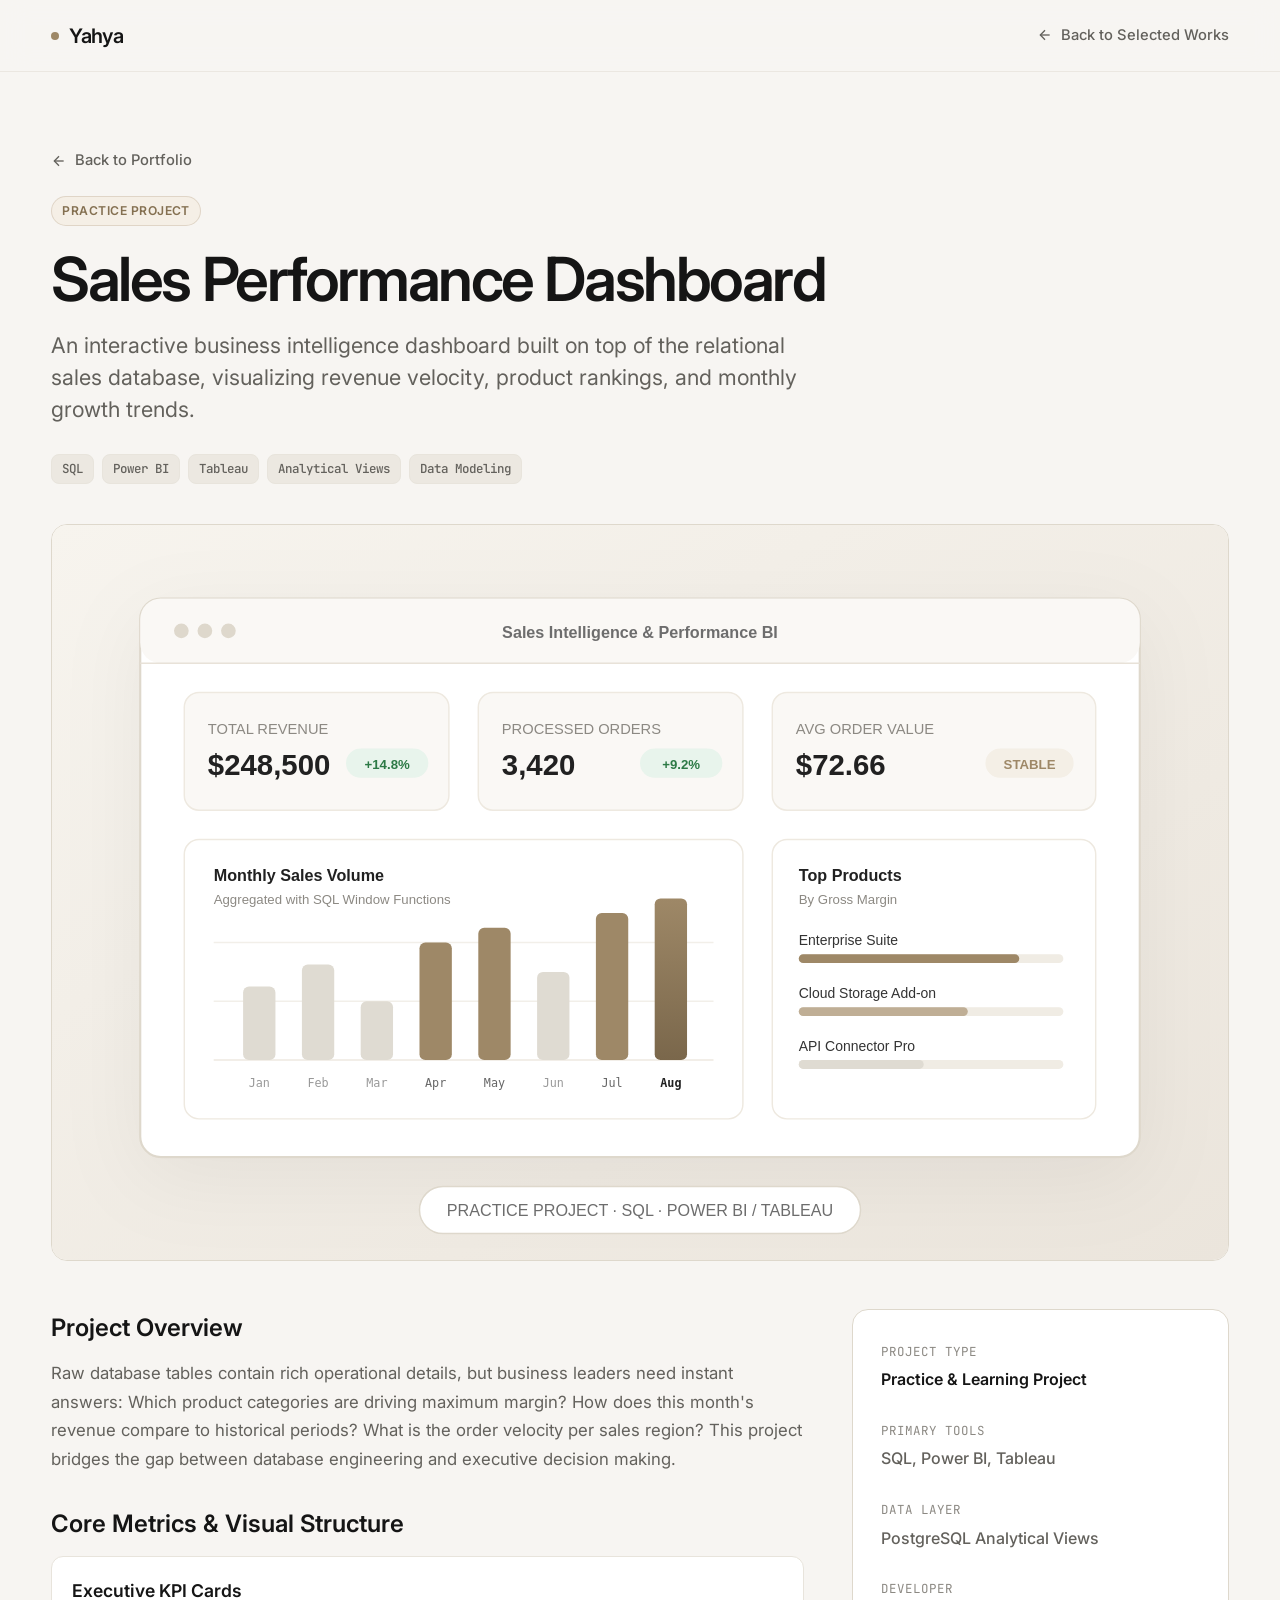
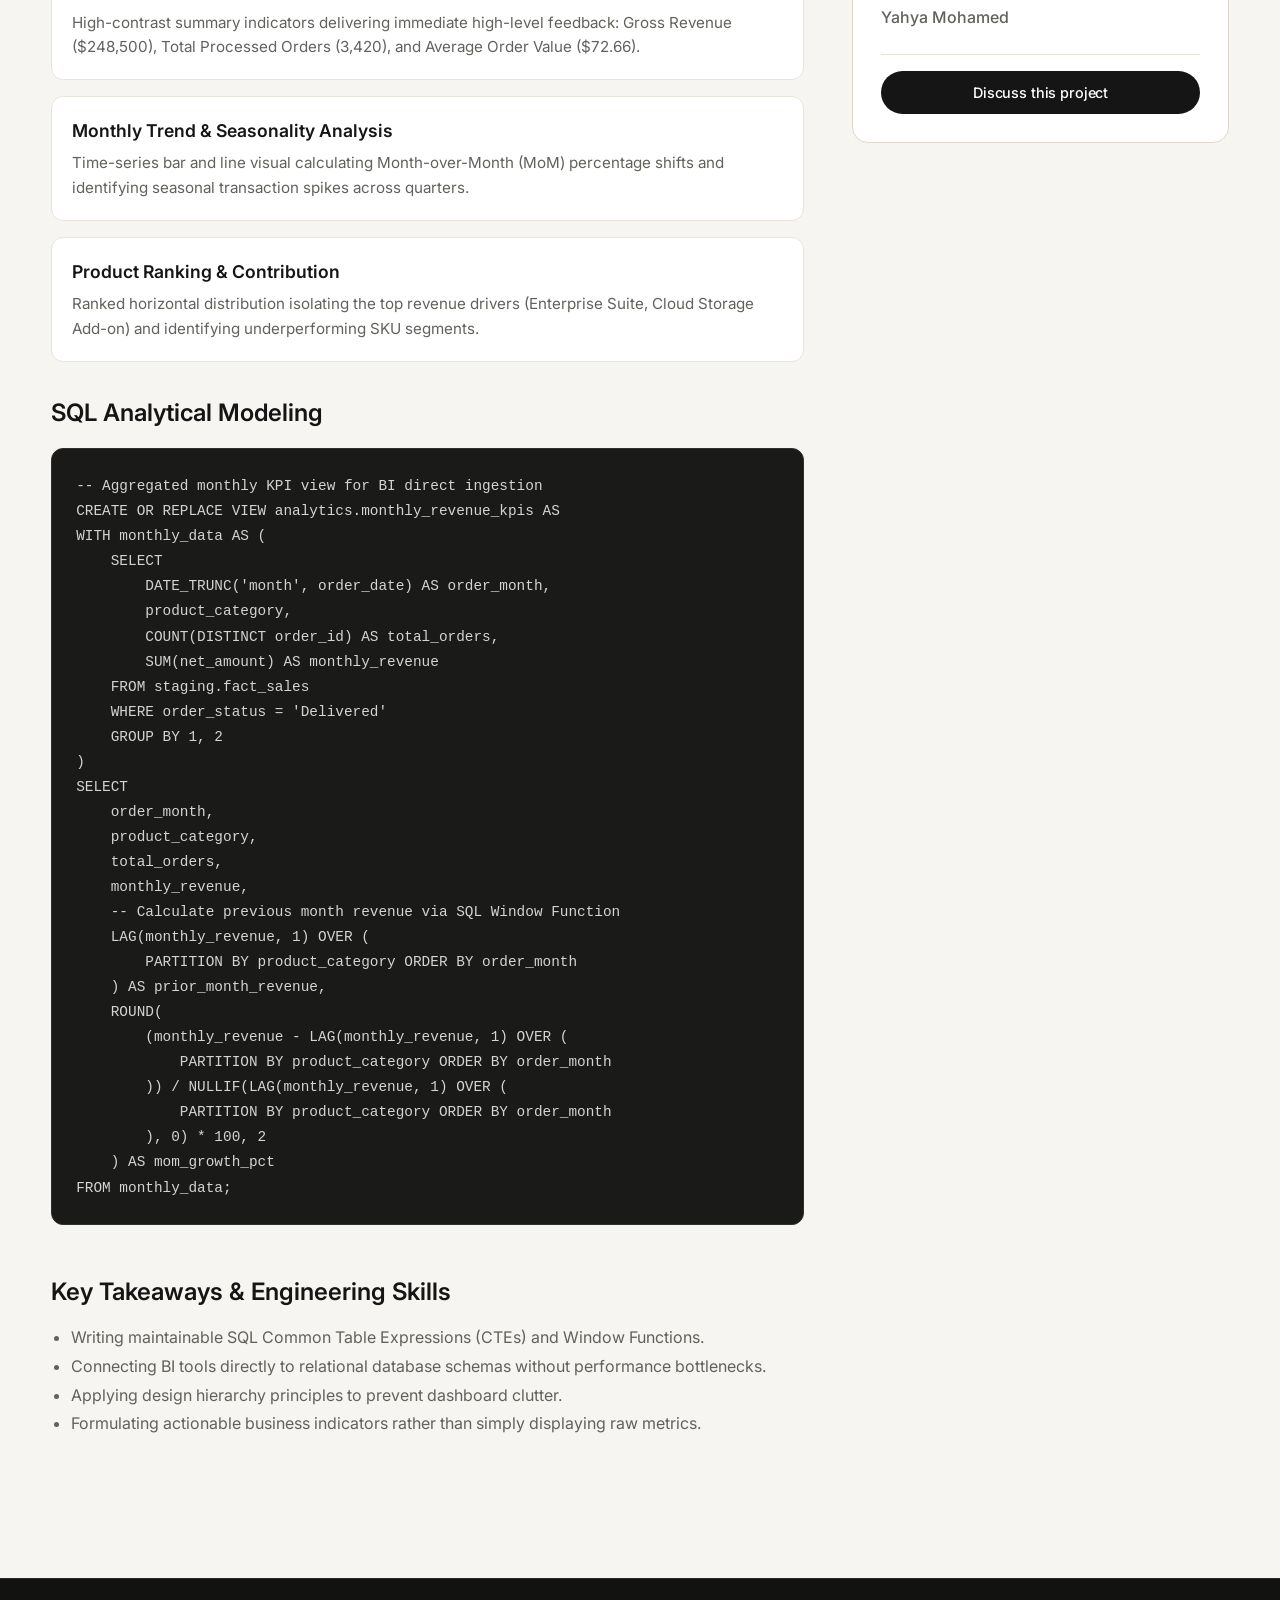
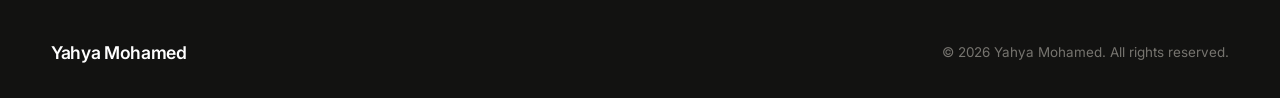
<file: projects/sales-dashboard.html>
<!DOCTYPE html>
<html lang="en">
<head>
  <meta charset="UTF-8">
  <meta name="viewport" content="width=device-width, initial-scale=1.0">
  <title>Sales Performance Dashboard | Yahya Mohamed</title>
  <meta name="description" content="Sales Performance Dashboard practice project by Yahya Mohamed. SQL analytical views with Power BI and Tableau visualization.">
  
  <link rel="icon" type="image/svg+xml" href="data:image/svg+xml,<svg xmlns='http://www.w3.org/2000/svg' viewBox='0 0 32 32'><rect width='32' height='32' rx='8' fill='%239e8867'/><text x='16' y='22' font-family='sans-serif' font-size='18' font-weight='700' fill='%23ffffff' text-anchor='middle'>Y</text></svg>">
  <link rel="preconnect" href="https://fonts.googleapis.com">
  <link rel="preconnect" href="https://fonts.gstatic.com" crossorigin>
  <link href="https://fonts.googleapis.com/css2?family=Inter:ital,opsz,wght@0,14..32,100..900;1,14..32,100..900&family=JetBrains+Mono:wght@400;500;600&display=swap" rel="stylesheet">
  <link rel="stylesheet" href="../assets/css/style.css">
</head>
<body>

  <!-- Navigation -->
  <header class="site-header">
    <div class="container nav-container">
      <a href="../index.html" class="nav-brand">
        <span class="brand-dot"></span>
        <span>Yahya</span>
      </a>
      <a href="../index.html#works" class="back-link" style="margin-bottom:0;">
        <svg width="16" height="16" viewBox="0 0 24 24" fill="none" stroke="currentColor" stroke-width="2">
          <line x1="19" y1="12" x2="5" y2="12"></line>
          <polyline points="12 19 5 12 12 5"></polyline>
        </svg>
        <span>Back to Selected Works</span>
      </a>
    </div>
  </header>

  <main>
    <article class="container project-detail-hero">
      <a href="../index.html#works" class="back-link">
        <svg width="16" height="16" viewBox="0 0 24 24" fill="none" stroke="currentColor" stroke-width="2">
          <line x1="19" y1="12" x2="5" y2="12"></line>
          <polyline points="12 19 5 12 12 5"></polyline>
        </svg>
        <span>Back to Portfolio</span>
      </a>

      <div style="margin-bottom: 20px;">
        <span class="practice-badge">Practice Project</span>
      </div>

      <h1 class="project-detail-title">Sales Performance Dashboard</h1>
      <p class="project-detail-subtitle">
        An interactive business intelligence dashboard built on top of the relational sales database, visualizing revenue velocity, product rankings, and monthly growth trends.
      </p>

      <div class="tool-tags" style="margin-bottom: 40px;">
        <span class="tool-tag">SQL</span>
        <span class="tool-tag">Power BI</span>
        <span class="tool-tag">Tableau</span>
        <span class="tool-tag">Analytical Views</span>
        <span class="tool-tag">Data Modeling</span>
      </div>

      <!-- Media Visual -->
      <div style="border-radius: var(--radius-lg); overflow: hidden; border: 1px solid var(--border-medium); margin-bottom: 48px; background-color: var(--bg-surface);">
        <img src="../assets/images/project-dashboard.svg" alt="Sales Performance Dashboard visual" style="width: 100%;">
      </div>

      <!-- Detail Content Grid -->
      <div style="display: grid; grid-template-columns: 2fr 1fr; gap: 48px; align-items: flex-start;">
        <div style="display: flex; flex-direction: column; gap: 32px;">
          <div>
            <h2 style="font-size: 1.5rem; font-weight: 600; margin-bottom: 12px; color: var(--text-primary);">Project Overview</h2>
            <p style="font-size: 1.05rem; color: var(--text-secondary); line-height: 1.7;">
              Raw database tables contain rich operational details, but business leaders need instant answers: Which product categories are driving maximum margin? How does this month's revenue compare to historical periods? What is the order velocity per sales region? This project bridges the gap between database engineering and executive decision making.
            </p>
          </div>

          <div>
            <h2 style="font-size: 1.5rem; font-weight: 600; margin-bottom: 12px; color: var(--text-primary);">Core Metrics &amp; Visual Structure</h2>
            <div style="display: flex; flex-direction: column; gap: 16px;">
              <div style="background-color: var(--bg-surface); padding: 20px; border-radius: var(--radius-md); border: 1px solid var(--border-subtle);">
                <h3 style="font-size: 1.1rem; font-weight: 600; color: var(--text-primary); margin-bottom: 6px;">Executive KPI Cards</h3>
                <p style="color: var(--text-secondary); font-size: 0.95rem;">High-contrast summary indicators delivering immediate high-level feedback: Gross Revenue ($248,500), Total Processed Orders (3,420), and Average Order Value ($72.66).</p>
              </div>

              <div style="background-color: var(--bg-surface); padding: 20px; border-radius: var(--radius-md); border: 1px solid var(--border-subtle);">
                <h3 style="font-size: 1.1rem; font-weight: 600; color: var(--text-primary); margin-bottom: 6px;">Monthly Trend &amp; Seasonality Analysis</h3>
                <p style="color: var(--text-secondary); font-size: 0.95rem;">Time-series bar and line visual calculating Month-over-Month (MoM) percentage shifts and identifying seasonal transaction spikes across quarters.</p>
              </div>

              <div style="background-color: var(--bg-surface); padding: 20px; border-radius: var(--radius-md); border: 1px solid var(--border-subtle);">
                <h3 style="font-size: 1.1rem; font-weight: 600; color: var(--text-primary); margin-bottom: 6px;">Product Ranking &amp; Contribution</h3>
                <p style="color: var(--text-secondary); font-size: 0.95rem;">Ranked horizontal distribution isolating the top revenue drivers (Enterprise Suite, Cloud Storage Add-on) and identifying underperforming SKU segments.</p>
              </div>
            </div>
          </div>

          <div>
            <h2 style="font-size: 1.5rem; font-weight: 600; margin-bottom: 12px; color: var(--text-primary);">SQL Analytical Modeling</h2>
            <pre class="code-snippet-box"><code>-- Aggregated monthly KPI view for BI direct ingestion
CREATE OR REPLACE VIEW analytics.monthly_revenue_kpis AS
WITH monthly_data AS (
    SELECT 
        DATE_TRUNC('month', order_date) AS order_month,
        product_category,
        COUNT(DISTINCT order_id) AS total_orders,
        SUM(net_amount) AS monthly_revenue
    FROM staging.fact_sales
    WHERE order_status = 'Delivered'
    GROUP BY 1, 2
)
SELECT 
    order_month,
    product_category,
    total_orders,
    monthly_revenue,
    -- Calculate previous month revenue via SQL Window Function
    LAG(monthly_revenue, 1) OVER (
        PARTITION BY product_category ORDER BY order_month
    ) AS prior_month_revenue,
    ROUND(
        (monthly_revenue - LAG(monthly_revenue, 1) OVER (
            PARTITION BY product_category ORDER BY order_month
        )) / NULLIF(LAG(monthly_revenue, 1) OVER (
            PARTITION BY product_category ORDER BY order_month
        ), 0) * 100, 2
    ) AS mom_growth_pct
FROM monthly_data;</code></pre>
          </div>

          <div>
            <h2 style="font-size: 1.5rem; font-weight: 600; margin-bottom: 12px; color: var(--text-primary);">Key Takeaways &amp; Engineering Skills</h2>
            <ul style="color: var(--text-secondary); line-height: 1.8; padding-left: 20px; font-size: 1rem;">
              <li>Writing maintainable SQL Common Table Expressions (CTEs) and Window Functions.</li>
              <li>Connecting BI tools directly to relational database schemas without performance bottlenecks.</li>
              <li>Applying design hierarchy principles to prevent dashboard clutter.</li>
              <li>Formulating actionable business indicators rather than simply displaying raw metrics.</li>
            </ul>
          </div>
        </div>

        <!-- Sidebar Meta -->
        <aside style="background-color: var(--bg-surface); padding: 28px; border-radius: var(--radius-lg); border: 1px solid var(--border-medium); display: flex; flex-direction: column; gap: 24px;">
          <div>
            <span class="contact-label">Project Type</span>
            <p style="font-weight: 600; margin-top: 4px;">Practice &amp; Learning Project</p>
          </div>
          <div>
            <span class="contact-label">Primary Tools</span>
            <p style="font-weight: 500; margin-top: 4px; color: var(--text-secondary);">SQL, Power BI, Tableau</p>
          </div>
          <div>
            <span class="contact-label">Data Layer</span>
            <p style="font-weight: 500; margin-top: 4px; color: var(--text-secondary);">PostgreSQL Analytical Views</p>
          </div>
          <div>
            <span class="contact-label">Developer</span>
            <p style="font-weight: 500; margin-top: 4px; color: var(--text-secondary);">Yahya Mohamed</p>
          </div>
          <div style="padding-top: 16px; border-top: 1px solid var(--border-subtle);">
            <a href="mailto:yehiabdelkader@gmail.com" class="nav-cta-btn" style="width: 100%; justify-content: center;">
              Discuss this project
            </a>
          </div>
        </aside>
      </div>
    </article>
  </main>

  <footer class="section footer-section" style="padding-top: 60px; margin-top: 80px;">
    <div class="container footer-bottom" style="border-top: none; padding-top: 0;">
      <div class="footer-brand">Yahya Mohamed</div>
      <div class="copyright-text">&copy; 2026 Yahya Mohamed. All rights reserved.</div>
    </div>
  </footer>

</body>
</html>
</file>
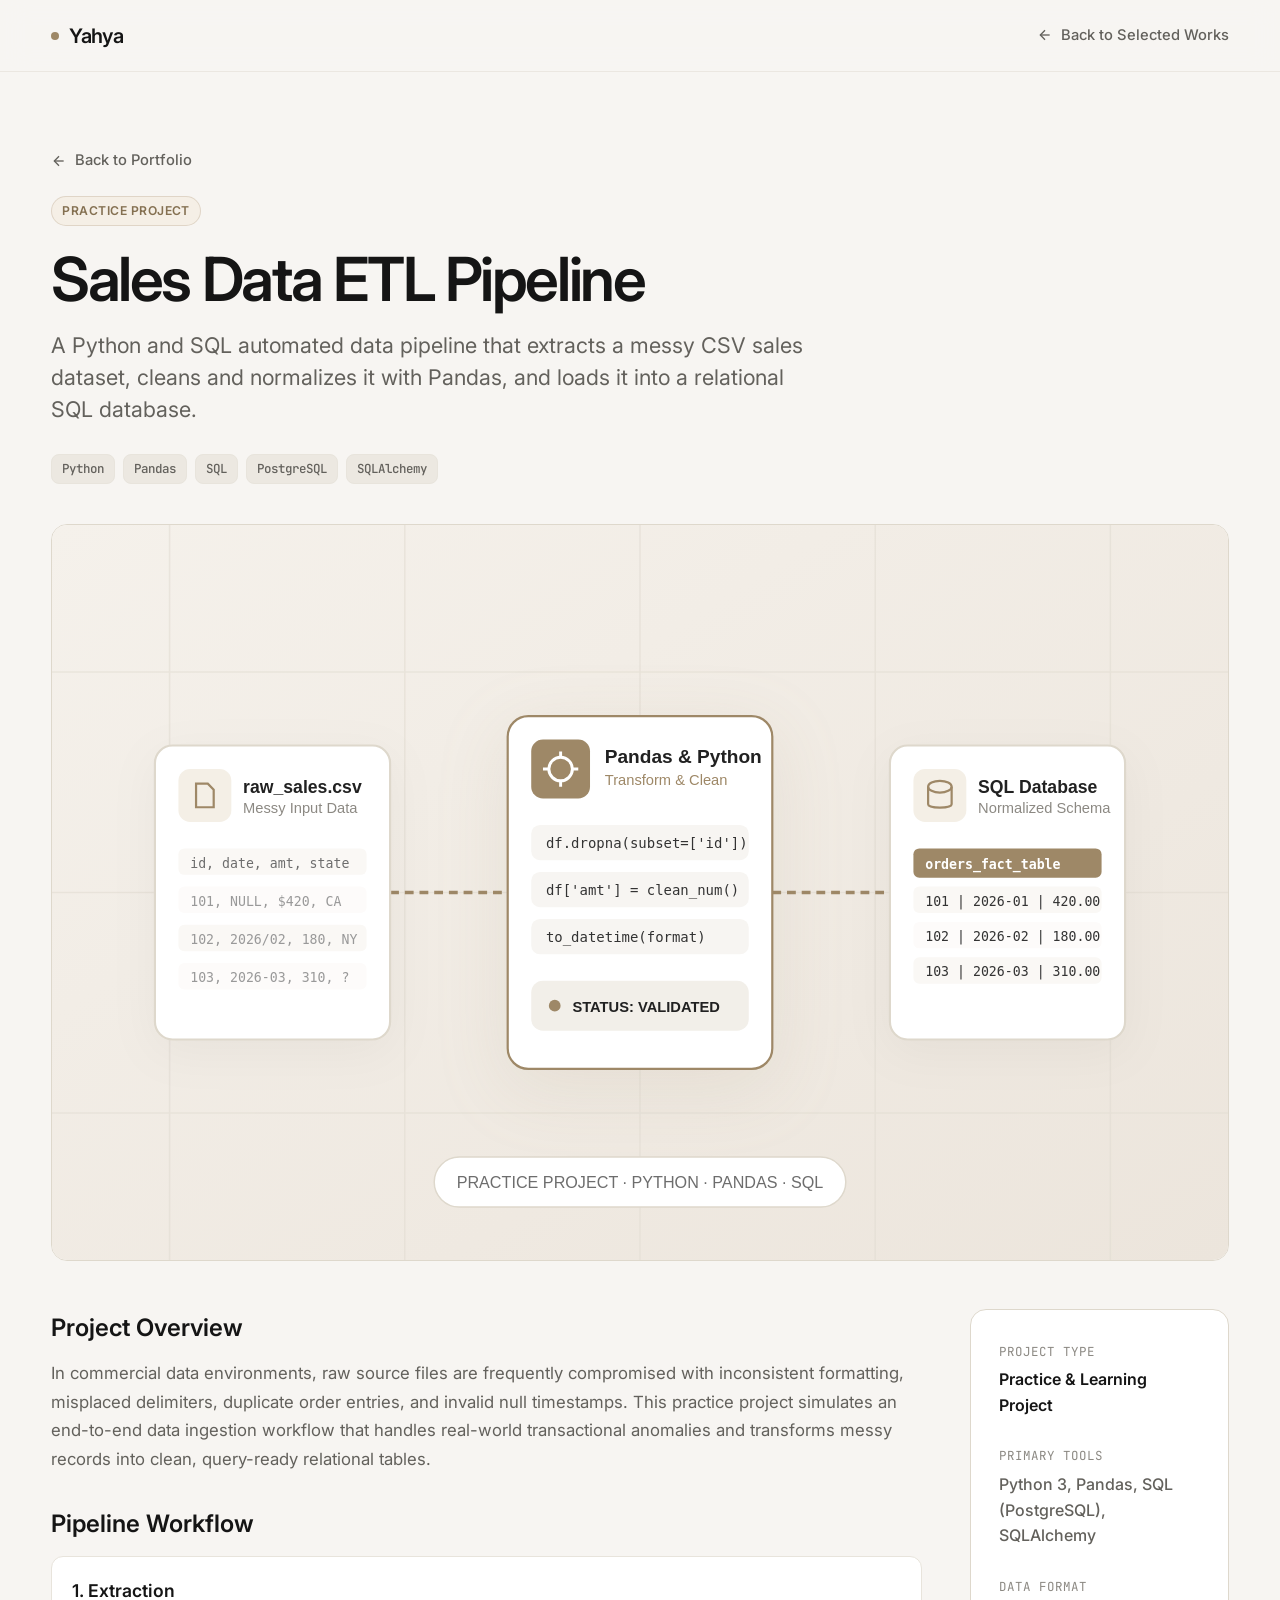
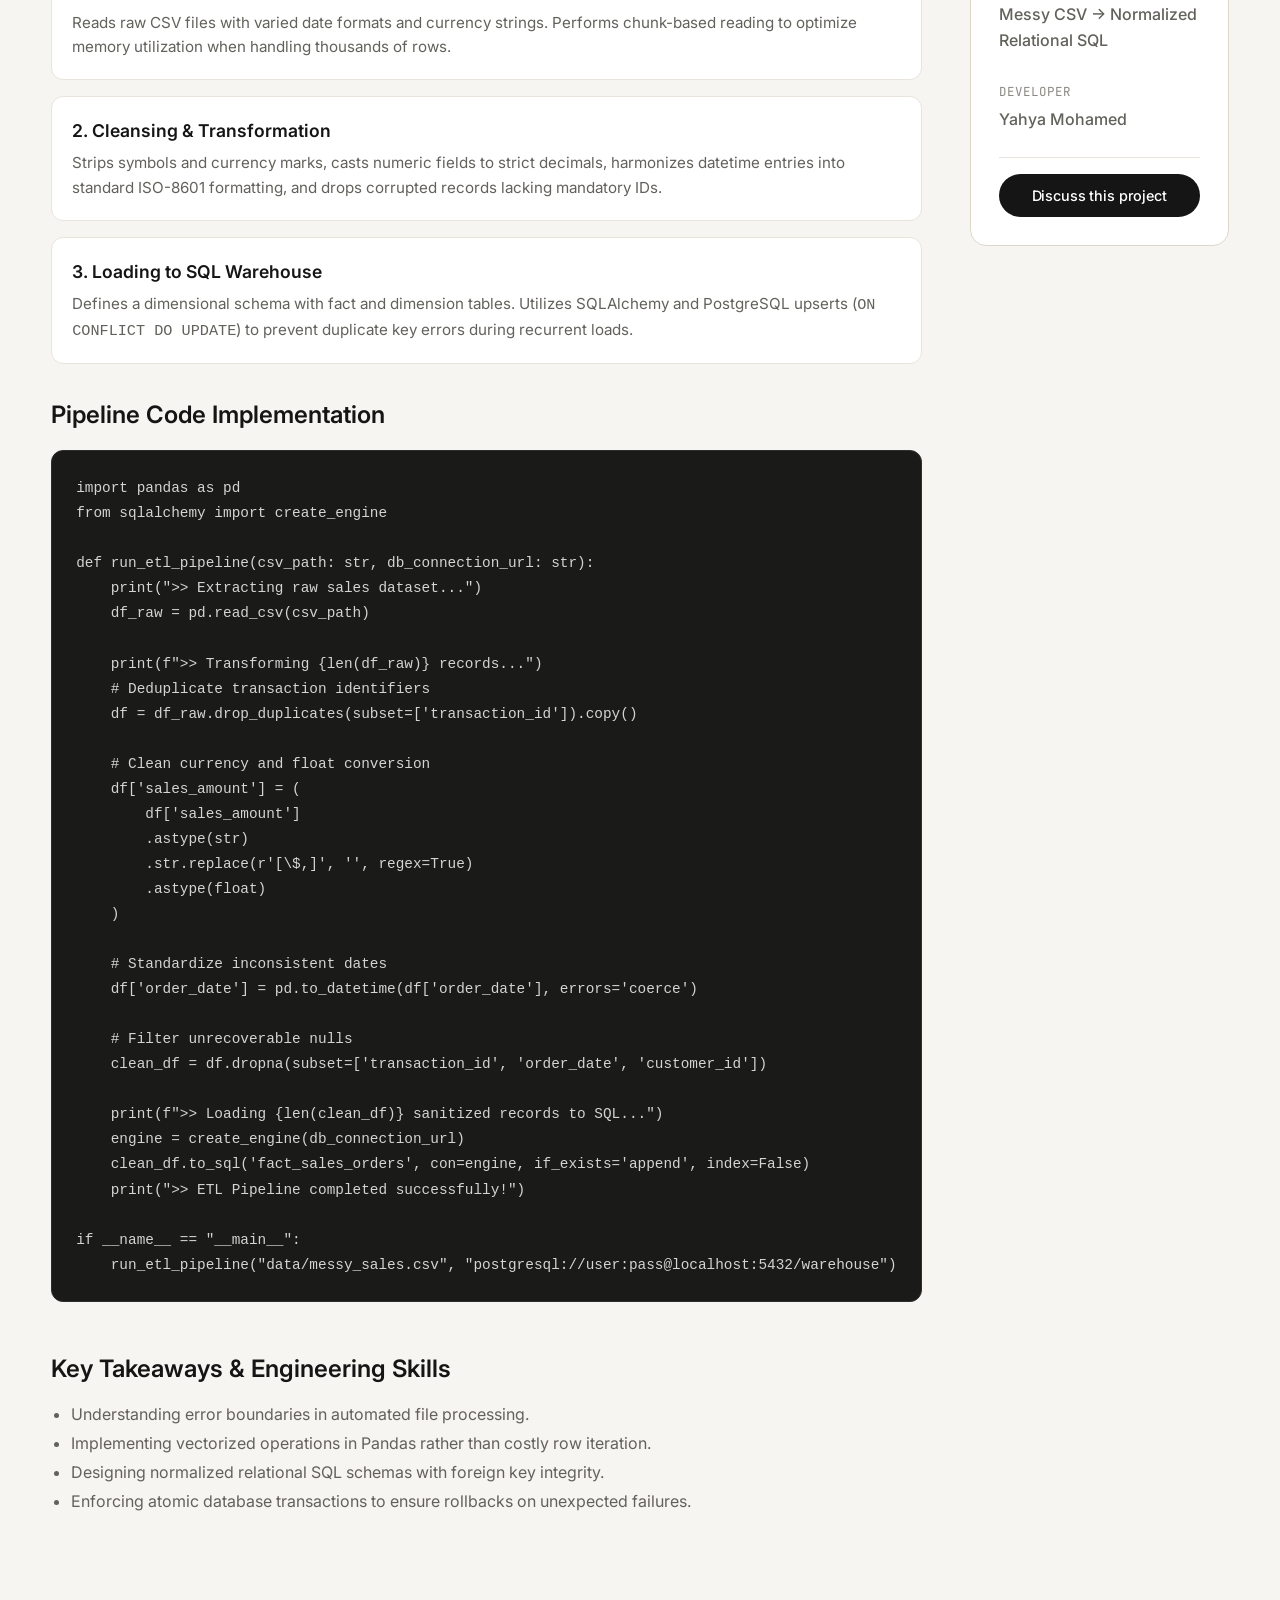
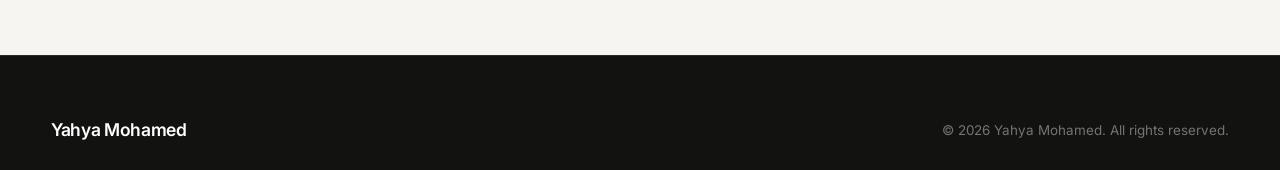
<file: projects/sales-etl-pipeline.html>
<!DOCTYPE html>
<html lang="en">
<head>
  <meta charset="UTF-8">
  <meta name="viewport" content="width=device-width, initial-scale=1.0">
  <title>Sales Data ETL Pipeline | Yahya Mohamed</title>
  <meta name="description" content="Sales Data ETL Pipeline practice project by Yahya Mohamed. Extracts messy CSV data, validates and cleans with Pandas, loads to SQL database.">
  
  <link rel="icon" type="image/svg+xml" href="data:image/svg+xml,<svg xmlns='http://www.w3.org/2000/svg' viewBox='0 0 32 32'><rect width='32' height='32' rx='8' fill='%239e8867'/><text x='16' y='22' font-family='sans-serif' font-size='18' font-weight='700' fill='%23ffffff' text-anchor='middle'>Y</text></svg>">
  <link rel="preconnect" href="https://fonts.googleapis.com">
  <link rel="preconnect" href="https://fonts.gstatic.com" crossorigin>
  <link href="https://fonts.googleapis.com/css2?family=Inter:ital,opsz,wght@0,14..32,100..900;1,14..32,100..900&family=JetBrains+Mono:wght@400;500;600&display=swap" rel="stylesheet">
  <link rel="stylesheet" href="../assets/css/style.css">
</head>
<body>

  <!-- Navigation -->
  <header class="site-header">
    <div class="container nav-container">
      <a href="../index.html" class="nav-brand">
        <span class="brand-dot"></span>
        <span>Yahya</span>
      </a>
      <a href="../index.html#works" class="back-link" style="margin-bottom:0;">
        <svg width="16" height="16" viewBox="0 0 24 24" fill="none" stroke="currentColor" stroke-width="2">
          <line x1="19" y1="12" x2="5" y2="12"></line>
          <polyline points="12 19 5 12 12 5"></polyline>
        </svg>
        <span>Back to Selected Works</span>
      </a>
    </div>
  </header>

  <main>
    <article class="container project-detail-hero">
      <a href="../index.html#works" class="back-link">
        <svg width="16" height="16" viewBox="0 0 24 24" fill="none" stroke="currentColor" stroke-width="2">
          <line x1="19" y1="12" x2="5" y2="12"></line>
          <polyline points="12 19 5 12 12 5"></polyline>
        </svg>
        <span>Back to Portfolio</span>
      </a>

      <div style="margin-bottom: 20px;">
        <span class="practice-badge">Practice Project</span>
      </div>

      <h1 class="project-detail-title">Sales Data ETL Pipeline</h1>
      <p class="project-detail-subtitle">
        A Python and SQL automated data pipeline that extracts a messy CSV sales dataset, cleans and normalizes it with Pandas, and loads it into a relational SQL database.
      </p>

      <div class="tool-tags" style="margin-bottom: 40px;">
        <span class="tool-tag">Python</span>
        <span class="tool-tag">Pandas</span>
        <span class="tool-tag">SQL</span>
        <span class="tool-tag">PostgreSQL</span>
        <span class="tool-tag">SQLAlchemy</span>
      </div>

      <!-- Media Visual -->
      <div style="border-radius: var(--radius-lg); overflow: hidden; border: 1px solid var(--border-medium); margin-bottom: 48px; background-color: var(--bg-surface);">
        <img src="../assets/images/project-etl.svg" alt="Sales Data ETL Pipeline architecture" style="width: 100%;">
      </div>

      <!-- Detail Content Grid -->
      <div style="display: grid; grid-template-columns: 2fr 1fr; gap: 48px; align-items: flex-start;">
        <div style="display: flex; flex-direction: column; gap: 32px;">
          <div>
            <h2 style="font-size: 1.5rem; font-weight: 600; margin-bottom: 12px; color: var(--text-primary);">Project Overview</h2>
            <p style="font-size: 1.05rem; color: var(--text-secondary); line-height: 1.7;">
              In commercial data environments, raw source files are frequently compromised with inconsistent formatting, misplaced delimiters, duplicate order entries, and invalid null timestamps. This practice project simulates an end-to-end data ingestion workflow that handles real-world transactional anomalies and transforms messy records into clean, query-ready relational tables.
            </p>
          </div>

          <div>
            <h2 style="font-size: 1.5rem; font-weight: 600; margin-bottom: 12px; color: var(--text-primary);">Pipeline Workflow</h2>
            <div style="display: flex; flex-direction: column; gap: 16px;">
              <div style="background-color: var(--bg-surface); padding: 20px; border-radius: var(--radius-md); border: 1px solid var(--border-subtle);">
                <h3 style="font-size: 1.1rem; font-weight: 600; color: var(--text-primary); margin-bottom: 6px;">1. Extraction</h3>
                <p style="color: var(--text-secondary); font-size: 0.95rem;">Reads raw CSV files with varied date formats and currency strings. Performs chunk-based reading to optimize memory utilization when handling thousands of rows.</p>
              </div>

              <div style="background-color: var(--bg-surface); padding: 20px; border-radius: var(--radius-md); border: 1px solid var(--border-subtle);">
                <h3 style="font-size: 1.1rem; font-weight: 600; color: var(--text-primary); margin-bottom: 6px;">2. Cleansing &amp; Transformation</h3>
                <p style="color: var(--text-secondary); font-size: 0.95rem;">Strips symbols and currency marks, casts numeric fields to strict decimals, harmonizes datetime entries into standard ISO-8601 formatting, and drops corrupted records lacking mandatory IDs.</p>
              </div>

              <div style="background-color: var(--bg-surface); padding: 20px; border-radius: var(--radius-md); border: 1px solid var(--border-subtle);">
                <h3 style="font-size: 1.1rem; font-weight: 600; color: var(--text-primary); margin-bottom: 6px;">3. Loading to SQL Warehouse</h3>
                <p style="color: var(--text-secondary); font-size: 0.95rem;">Defines a dimensional schema with fact and dimension tables. Utilizes SQLAlchemy and PostgreSQL upserts (<code>ON CONFLICT DO UPDATE</code>) to prevent duplicate key errors during recurrent loads.</p>
              </div>
            </div>
          </div>

          <div>
            <h2 style="font-size: 1.5rem; font-weight: 600; margin-bottom: 12px; color: var(--text-primary);">Pipeline Code Implementation</h2>
            <pre class="code-snippet-box"><code>import pandas as pd
from sqlalchemy import create_engine

def run_etl_pipeline(csv_path: str, db_connection_url: str):
    print(">> Extracting raw sales dataset...")
    df_raw = pd.read_csv(csv_path)

    print(f">> Transforming {len(df_raw)} records...")
    # Deduplicate transaction identifiers
    df = df_raw.drop_duplicates(subset=['transaction_id']).copy()

    # Clean currency and float conversion
    df['sales_amount'] = (
        df['sales_amount']
        .astype(str)
        .str.replace(r'[\$,]', '', regex=True)
        .astype(float)
    )

    # Standardize inconsistent dates
    df['order_date'] = pd.to_datetime(df['order_date'], errors='coerce')
    
    # Filter unrecoverable nulls
    clean_df = df.dropna(subset=['transaction_id', 'order_date', 'customer_id'])

    print(f">> Loading {len(clean_df)} sanitized records to SQL...")
    engine = create_engine(db_connection_url)
    clean_df.to_sql('fact_sales_orders', con=engine, if_exists='append', index=False)
    print(">> ETL Pipeline completed successfully!")

if __name__ == "__main__":
    run_etl_pipeline("data/messy_sales.csv", "postgresql://user:pass@localhost:5432/warehouse")</code></pre>
          </div>

          <div>
            <h2 style="font-size: 1.5rem; font-weight: 600; margin-bottom: 12px; color: var(--text-primary);">Key Takeaways &amp; Engineering Skills</h2>
            <ul style="color: var(--text-secondary); line-height: 1.8; padding-left: 20px; font-size: 1rem;">
              <li>Understanding error boundaries in automated file processing.</li>
              <li>Implementing vectorized operations in Pandas rather than costly row iteration.</li>
              <li>Designing normalized relational SQL schemas with foreign key integrity.</li>
              <li>Enforcing atomic database transactions to ensure rollbacks on unexpected failures.</li>
            </ul>
          </div>
        </div>

        <!-- Sidebar Meta -->
        <aside style="background-color: var(--bg-surface); padding: 28px; border-radius: var(--radius-lg); border: 1px solid var(--border-medium); display: flex; flex-direction: column; gap: 24px;">
          <div>
            <span class="contact-label">Project Type</span>
            <p style="font-weight: 600; margin-top: 4px;">Practice &amp; Learning Project</p>
          </div>
          <div>
            <span class="contact-label">Primary Tools</span>
            <p style="font-weight: 500; margin-top: 4px; color: var(--text-secondary);">Python 3, Pandas, SQL (PostgreSQL), SQLAlchemy</p>
          </div>
          <div>
            <span class="contact-label">Data Format</span>
            <p style="font-weight: 500; margin-top: 4px; color: var(--text-secondary);">Messy CSV &rarr; Normalized Relational SQL</p>
          </div>
          <div>
            <span class="contact-label">Developer</span>
            <p style="font-weight: 500; margin-top: 4px; color: var(--text-secondary);">Yahya Mohamed</p>
          </div>
          <div style="padding-top: 16px; border-top: 1px solid var(--border-subtle);">
            <a href="mailto:yehiabdelkader@gmail.com" class="nav-cta-btn" style="width: 100%; justify-content: center;">
              Discuss this project
            </a>
          </div>
        </aside>
      </div>
    </article>
  </main>

  <footer class="section footer-section" style="padding-top: 60px; margin-top: 80px;">
    <div class="container footer-bottom" style="border-top: none; padding-top: 0;">
      <div class="footer-brand">Yahya Mohamed</div>
      <div class="copyright-text">&copy; 2026 Yahya Mohamed. All rights reserved.</div>
    </div>
  </footer>

</body>
</html>
</file>
<file: assets/css/style.css>
/* ==========================================================================
   YAHYA MOHAMED - DATA ENGINEER PORTFOLIO
   Design Inspiration: Velora Framer Template
   Aesthetic: Clean, minimal, monochromatic with warm neutral tones
   ========================================================================== */

/* --------------------------------------------------------------------------
   1. CSS Custom Properties / Design Tokens
   -------------------------------------------------------------------------- */
:root {
  /* Warm neutral canvas & surfaces (matching Velora's exact palette) */
  --bg-primary: #f7f5f2;          /* Velora warm cream page canvas */
  --bg-surface: #ffffff;          /* Pure white card container */
  --bg-surface-subtle: #f2efe9;   /* Muted container tint */
  --bg-surface-hover: #ebe7df;    /* Subtle card hover background */
  --bg-tag: #ece8e1;              /* Badge & tag background */
  --bg-dark: #151515;             /* Deep rich dark for contrast buttons */

  /* Text & Typography colors */
  --text-primary: #151515;        /* Deep charcoal / near black */
  --text-secondary: #63615c;      /* Velora warm neutral body text */
  --text-muted: #8c8983;          /* Meta text, dates, subheadings */
  --text-light: #ffffff;          /* Inverted text */

  /* Borders & Dividers */
  --border-subtle: #e8e4dc;       /* Hairline border */
  --border-medium: #ded8cc;       /* Stronger border */
  --border-dark: #2a2a2a;

  /* Warm accent tokens */
  --accent-taupe: #9e8867;        /* Velora's warm bronze / taupe */
  --accent-taupe-light: #f5efe6;  /* Soft taupe highlight */
  --accent-taupe-dark: #847051;   /* Hover state */
  --accent-beige: #e3caa6;        /* Warm sand / gold accent */

  /* Typography */
  --font-sans: 'Inter', -apple-system, BlinkMacSystemFont, 'Segoe UI', Roboto, Helvetica, Arial, sans-serif;
  --font-mono: 'JetBrains Mono', 'SF Mono', Consolas, Menlo, monospace;

  /* Border Radius */
  --radius-xs: 4px;
  --radius-sm: 8px;
  --radius-md: 12px;
  --radius-lg: 16px;
  --radius-xl: 24px;
  --radius-full: 9999px;

  /* Layout */
  --max-width: 1360px;
  --header-height: 72px;

  /* Shadows */
  --shadow-subtle: 0 2px 10px rgba(0, 0, 0, 0.03);
  --shadow-card: 0 8px 24px rgba(0, 0, 0, 0.04);
  --shadow-hover: 0 16px 36px rgba(0, 0, 0, 0.08);

  /* Transitions */
  --trans-fast: 0.18s ease;
  --trans-normal: 0.3s cubic-bezier(0.16, 1, 0.3, 1);
  --trans-smooth: 0.5s cubic-bezier(0.16, 1, 0.3, 1);
}

/* --------------------------------------------------------------------------
   2. Reset & Base Styles
   -------------------------------------------------------------------------- */
*, *::before, *::after {
  box-sizing: border-box;
  margin: 0;
  padding: 0;
}

html {
  font-family: var(--font-sans);
  font-size: 16px;
  scroll-behavior: smooth;
  scroll-padding-top: calc(var(--header-height) + 20px);
  -webkit-font-smoothing: antialiased;
  -moz-osx-font-smoothing: grayscale;
  background-color: var(--bg-primary);
  color: var(--text-primary);
}

body {
  min-height: 100vh;
  line-height: 1.6;
  background-color: var(--bg-primary);
  color: var(--text-primary);
  overflow-x: hidden;
}

img, svg {
  display: block;
  max-width: 100%;
}

a {
  color: inherit;
  text-decoration: none;
  transition: color var(--trans-fast);
}

button {
  font-family: inherit;
  cursor: pointer;
  border: none;
  background: none;
}

/* Utility Containers */
.container {
  width: 100%;
  max-width: var(--max-width);
  margin: 0 auto;
  padding-left: clamp(20px, 4vw, 64px);
  padding-right: clamp(20px, 4vw, 64px);
}

.section {
  padding-top: clamp(72px, 8vw, 120px);
  padding-bottom: clamp(72px, 8vw, 120px);
  position: relative;
}

/* --------------------------------------------------------------------------
   3. Section Header (Velora Signature Style)
   -------------------------------------------------------------------------- */
.section-header {
  display: flex;
  justify-content: space-between;
  align-items: flex-end;
  gap: 24px;
  margin-bottom: clamp(40px, 5vw, 64px);
  padding-bottom: 24px;
  border-bottom: 1px solid var(--border-subtle);
  flex-wrap: wrap;
}

.section-title-wrap {
  display: flex;
  align-items: center;
  gap: 12px;
}

.section-indicator {
  width: 28px;
  height: 2px;
  background-color: var(--accent-taupe);
  display: inline-block;
}

.section-title {
  font-size: clamp(1.4rem, 2.2vw, 1.85rem);
  font-weight: 500;
  letter-spacing: -0.04em;
  color: var(--text-primary);
}

.section-subtext {
  font-size: clamp(0.95rem, 1.3vw, 1.05rem);
  color: var(--text-secondary);
  max-width: 440px;
  line-height: 1.5;
  text-align: right;
}

@media (max-width: 768px) {
  .section-header {
    flex-direction: column;
    align-items: flex-start;
    gap: 12px;
  }
  .section-subtext {
    text-align: left;
    max-width: 100%;
  }
}

/* --------------------------------------------------------------------------
   4. Sticky Navigation Bar
   -------------------------------------------------------------------------- */
.site-header {
  position: sticky;
  top: 0;
  left: 0;
  width: 100%;
  z-index: 100;
  height: var(--header-height);
  background-color: rgba(247, 245, 242, 0.85);
  backdrop-filter: blur(14px);
  -webkit-backdrop-filter: blur(14px);
  border-bottom: 1px solid rgba(232, 228, 220, 0.8);
  transition: background-color var(--trans-normal), border-color var(--trans-normal), box-shadow var(--trans-normal);
}

.site-header.scrolled {
  background-color: rgba(247, 245, 242, 0.95);
  box-shadow: 0 4px 20px rgba(0, 0, 0, 0.03);
}

.nav-container {
  display: flex;
  align-items: center;
  justify-content: space-between;
  height: 100%;
}

.nav-brand {
  display: flex;
  align-items: center;
  gap: 10px;
  font-size: 1.25rem;
  font-weight: 600;
  letter-spacing: -0.03em;
  color: var(--text-primary);
}

.nav-brand .brand-dot {
  width: 8px;
  height: 8px;
  border-radius: 50%;
  background-color: var(--accent-taupe);
  display: inline-block;
  transition: transform var(--trans-fast);
}

.nav-brand:hover .brand-dot {
  transform: scale(1.3);
}

.nav-links {
  display: flex;
  align-items: center;
  gap: 36px;
  list-style: none;
}

.nav-link {
  font-size: 0.92rem;
  font-weight: 500;
  color: var(--text-secondary);
  position: relative;
  padding: 6px 0;
  transition: color var(--trans-fast);
}

.nav-link::after {
  content: '';
  position: absolute;
  bottom: 0;
  left: 0;
  width: 0%;
  height: 1.5px;
  background-color: var(--text-primary);
  transition: width var(--trans-normal);
}

.nav-link:hover,
.nav-link.active {
  color: var(--text-primary);
}

.nav-link:hover::after,
.nav-link.active::after {
  width: 100%;
}

.nav-cta-btn {
  display: inline-flex;
  align-items: center;
  justify-content: center;
  gap: 8px;
  padding: 10px 22px;
  background-color: var(--bg-dark);
  color: var(--text-light);
  border-radius: var(--radius-full);
  font-size: 0.9rem;
  font-weight: 500;
  letter-spacing: -0.01em;
  transition: background-color var(--trans-fast), transform var(--trans-fast), box-shadow var(--trans-fast);
  white-space: nowrap;
}

.nav-cta-btn:hover {
  background-color: #2b2b2b;
  transform: translateY(-1px);
  box-shadow: 0 4px 14px rgba(0, 0, 0, 0.12);
  color: var(--text-light);
}

/* Mobile Nav Toggle */
.mobile-nav-toggle {
  display: none;
  width: 40px;
  height: 40px;
  flex-direction: column;
  align-items: center;
  justify-content: center;
  gap: 5px;
  border-radius: var(--radius-sm);
  background-color: var(--bg-surface);
  border: 1px solid var(--border-subtle);
  z-index: 101;
}

.mobile-nav-toggle span {
  width: 18px;
  height: 1.5px;
  background-color: var(--text-primary);
  transition: transform var(--trans-normal), opacity var(--trans-normal);
}

.mobile-nav-toggle.open span:nth-child(1) {
  transform: translateY(6.5px) rotate(45deg);
}

.mobile-nav-toggle.open span:nth-child(2) {
  opacity: 0;
}

.mobile-nav-toggle.open span:nth-child(3) {
  transform: translateY(-6.5px) rotate(-45deg);
}

/* Mobile Nav Drawer */
.mobile-nav-drawer {
  display: none;
  position: fixed;
  top: var(--header-height);
  left: 0;
  width: 100%;
  background-color: var(--bg-primary);
  border-bottom: 1px solid var(--border-medium);
  padding: 24px 24px 32px;
  box-shadow: 0 20px 40px rgba(0, 0, 0, 0.08);
  flex-direction: column;
  gap: 20px;
  z-index: 99;
}

.mobile-nav-drawer.open {
  display: flex;
}

.mobile-nav-drawer .nav-link {
  font-size: 1.15rem;
  padding: 10px 0;
  border-bottom: 1px solid var(--border-subtle);
}

.mobile-nav-drawer .nav-cta-btn {
  width: 100%;
  padding: 14px;
}

@media (max-width: 860px) {
  .nav-links,
  .nav-actions-desktop {
    display: none;
  }
  .mobile-nav-toggle {
    display: flex;
  }
}

/* --------------------------------------------------------------------------
   5. Hero Section (Velora Exact Composition)
   -------------------------------------------------------------------------- */
.hero-section {
  padding-top: clamp(32px, 5vw, 64px);
  padding-bottom: clamp(48px, 6vw, 72px);
  min-height: calc(100vh - var(--header-height));
  display: flex;
  flex-direction: column;
  justify-content: space-between;
}

.hero-main-grid {
  display: grid;
  grid-template-columns: 1.15fr 0.85fr;
  align-items: center;
  gap: clamp(32px, 5vw, 72px);
  margin-bottom: clamp(40px, 6vw, 72px);
}

.hero-intro-col {
  display: flex;
  flex-direction: column;
  align-items: flex-start;
  gap: 20px;
  max-width: 580px;
}

.hero-welcome-badge {
  font-size: 1rem;
  font-weight: 500;
  letter-spacing: -0.02em;
  color: var(--text-primary);
  display: inline-flex;
  align-items: center;
  gap: 8px;
}

.hero-welcome-badge::before {
  content: '';
  width: 6px;
  height: 6px;
  border-radius: 50%;
  background-color: var(--accent-taupe);
  display: inline-block;
}

.hero-intro-text {
  font-size: clamp(1.2rem, 2vw, 1.65rem);
  font-weight: 400;
  line-height: 1.35;
  letter-spacing: -0.03em;
  color: var(--text-secondary);
}

.hero-about-btn {
  display: inline-flex;
  align-items: center;
  gap: 10px;
  padding: 10px 0;
  font-size: 1rem;
  font-weight: 500;
  color: var(--text-primary);
  position: relative;
  transition: gap var(--trans-fast);
}

.hero-about-btn .btn-arrow {
  width: 18px;
  height: 18px;
  transition: transform var(--trans-fast);
}

.hero-about-btn::after {
  content: '';
  position: absolute;
  bottom: 6px;
  left: 0;
  width: 100%;
  height: 1px;
  background-color: var(--text-primary);
  transition: opacity var(--trans-fast);
}

.hero-about-btn:hover {
  gap: 14px;
}

.hero-about-btn:hover .btn-arrow {
  transform: translateX(4px);
}

/* Hero Image Card (Velora Style) */
.hero-image-col {
  display: flex;
  justify-content: flex-end;
}

.hero-photo-wrapper {
  position: relative;
  width: 100%;
  max-width: 440px;
  aspect-ratio: 4 / 5;
  border-radius: var(--radius-md);
  overflow: hidden;
  background-color: var(--bg-surface-subtle);
  border: 1px solid var(--border-medium);
  box-shadow: var(--shadow-card);
  transition: transform var(--trans-smooth), box-shadow var(--trans-smooth);
}

.hero-photo-wrapper:hover {
  transform: translateY(-4px);
  box-shadow: var(--shadow-hover);
}

.hero-photo-img {
  width: 100%;
  height: 100%;
  object-fit: cover;
  object-position: center 20%;
  transition: transform var(--trans-smooth);
}

.hero-photo-wrapper:hover .hero-photo-img {
  transform: scale(1.03);
}

.hero-photo-tag {
  position: absolute;
  bottom: 14px;
  left: 14px;
  background-color: rgba(247, 245, 242, 0.92);
  backdrop-filter: blur(8px);
  -webkit-backdrop-filter: blur(8px);
  border: 1px solid var(--border-subtle);
  padding: 6px 14px;
  border-radius: var(--radius-full);
  font-size: 0.8rem;
  font-weight: 500;
  letter-spacing: -0.01em;
  color: var(--text-primary);
  display: flex;
  align-items: center;
  gap: 6px;
}

.hero-photo-tag .pulse-dot {
  width: 6px;
  height: 6px;
  border-radius: 50%;
  background-color: #2e8b57;
  display: inline-block;
  animation: pulse 2s infinite ease-in-out;
}

@keyframes pulse {
  0% { transform: scale(0.9); opacity: 0.7; }
  50% { transform: scale(1.3); opacity: 1; }
  100% { transform: scale(0.9); opacity: 0.7; }
}

/* Large Hero Name & Scroll Footer */
.hero-footer-row {
  display: flex;
  flex-direction: column;
  gap: 20px;
  border-top: 1px solid var(--border-subtle);
  padding-top: clamp(24px, 4vw, 40px);
}

.hero-huge-name {
  font-size: clamp(2.8rem, 7.8vw, 6.4rem);
  font-weight: 500;
  letter-spacing: -0.055em;
  line-height: 1;
  color: var(--text-primary);
  margin: 0;
}

.hero-scroll-indicator {
  display: inline-flex;
  align-items: center;
  gap: 10px;
  font-size: 0.92rem;
  font-weight: 500;
  color: var(--text-secondary);
  align-self: flex-start;
  transition: color var(--trans-fast), transform var(--trans-fast);
  padding: 6px 0;
}

.hero-scroll-indicator .scroll-arrow {
  width: 18px;
  height: 18px;
  animation: bounceDown 2s infinite ease-in-out;
}

.hero-scroll-indicator:hover {
  color: var(--text-primary);
  transform: translateY(2px);
}

@keyframes bounceDown {
  0%, 100% { transform: translateY(0); }
  50% { transform: translateY(5px); }
}

@media (max-width: 900px) {
  .hero-main-grid {
    grid-template-columns: 1fr;
    gap: 36px;
  }
  .hero-image-col {
    justify-content: flex-start;
  }
  .hero-photo-wrapper {
    max-width: 100%;
    aspect-ratio: 16 / 11;
  }
}

/* --------------------------------------------------------------------------
   6. Selected Works Section (Project Cards Grid)
   -------------------------------------------------------------------------- */
.works-grid {
  display: grid;
  grid-template-columns: repeat(2, 1fr);
  gap: clamp(24px, 3vw, 36px);
}

.works-grid .project-card:nth-child(3) {
  grid-column: span 2;
  display: grid;
  grid-template-columns: 1.25fr 1fr;
  align-items: stretch;
}

@media (max-width: 900px) {
  .works-grid {
    grid-template-columns: 1fr;
  }
  .works-grid .project-card:nth-child(3) {
    grid-column: span 1;
    display: flex;
    flex-direction: column;
  }
}

.project-card {
  background-color: var(--bg-surface);
  border: 1px solid var(--border-medium);
  border-radius: var(--radius-lg);
  overflow: hidden;
  display: flex;
  flex-direction: column;
  box-shadow: var(--shadow-subtle);
  transition: transform var(--trans-smooth), box-shadow var(--trans-smooth), border-color var(--trans-normal);
  cursor: pointer;
}

.project-card:hover {
  transform: translateY(-6px);
  box-shadow: var(--shadow-hover);
  border-color: var(--accent-taupe);
}

/* Project Cover Frame */
.project-media {
  position: relative;
  width: 100%;
  aspect-ratio: 16 / 10;
  overflow: hidden;
  background-color: var(--bg-surface-subtle);
  border-bottom: 1px solid var(--border-subtle);
}

.project-media img,
.project-media svg {
  width: 100%;
  height: 100%;
  object-fit: cover;
  transition: transform var(--trans-smooth);
}

.project-card:hover .project-media img,
.project-card:hover .project-media svg {
  transform: scale(1.03);
}

/* Overlay view badge */
.project-media-overlay {
  position: absolute;
  top: 16px;
  right: 16px;
  background-color: rgba(21, 21, 21, 0.85);
  backdrop-filter: blur(6px);
  -webkit-backdrop-filter: blur(6px);
  color: var(--text-light);
  font-size: 0.78rem;
  font-weight: 500;
  padding: 6px 12px;
  border-radius: var(--radius-full);
  display: inline-flex;
  align-items: center;
  gap: 6px;
  opacity: 0;
  transform: translateY(4px);
  transition: opacity var(--trans-normal), transform var(--trans-normal);
}

.project-card:hover .project-media-overlay {
  opacity: 1;
  transform: translateY(0);
}

/* Project Card Info Content */
.project-body {
  padding: clamp(20px, 3vw, 28px);
  display: flex;
  flex-direction: column;
  flex-grow: 1;
  justify-content: space-between;
  gap: 18px;
}

.project-meta-top {
  display: flex;
  align-items: center;
  justify-content: space-between;
  gap: 12px;
}

.practice-badge {
  display: inline-flex;
  align-items: center;
  gap: 6px;
  background-color: var(--accent-taupe-light);
  color: var(--accent-taupe-dark);
  font-size: 0.76rem;
  font-weight: 600;
  letter-spacing: 0.04em;
  text-transform: uppercase;
  padding: 4px 10px;
  border-radius: var(--radius-full);
  border: 1px solid rgba(158, 136, 103, 0.25);
}

.project-title {
  font-size: clamp(1.2rem, 1.8vw, 1.45rem);
  font-weight: 600;
  letter-spacing: -0.03em;
  color: var(--text-primary);
  margin-top: 4px;
  margin-bottom: 8px;
}

.project-desc {
  font-size: 0.95rem;
  color: var(--text-secondary);
  line-height: 1.55;
}

.project-footer {
  display: flex;
  flex-direction: column;
  gap: 14px;
  border-top: 1px solid var(--border-subtle);
  padding-top: 16px;
}

.tool-tags {
  display: flex;
  flex-wrap: wrap;
  gap: 8px;
}

.tool-tag {
  background-color: var(--bg-tag);
  color: var(--text-secondary);
  font-family: var(--font-mono);
  font-size: 0.78rem;
  font-weight: 500;
  padding: 4px 10px;
  border-radius: var(--radius-sm);
  border: 1px solid var(--border-subtle);
}

.project-action-link {
  display: inline-flex;
  align-items: center;
  gap: 8px;
  font-size: 0.9rem;
  font-weight: 600;
  color: var(--text-primary);
  margin-top: 2px;
  transition: gap var(--trans-fast), color var(--trans-fast);
}

.project-card:hover .project-action-link {
  gap: 12px;
  color: var(--accent-taupe);
}

/* --------------------------------------------------------------------------
   7. Skills Section — Velora sticky stacked cards
   Values mirrored from the template's services CSS:
   card row/gap 40px, padding 12px 0, content 60%, media 180px, radius 4px,
   title 20px/500/-.05em, desc 13px #6d6d6d, number 13px uppercase #999.

   The section canvas is white so the stacked cards blend into it, the same
   way Velora's white cards disappear into its white services background.
   -------------------------------------------------------------------------- */
.skills-section {
  background-color: #ffffff;
}

.skills-list {
  display: flex;
  flex-direction: column;
  gap: 0;
}

/* Each card sticks below the nav, so the list stacks as you scroll */
.skill-card-wrap {
  position: sticky;
  top: var(--skills-sticky-top, calc(var(--header-height) + 28px));
  width: 100%;
  border-top: 1px solid var(--border-subtle);
}

.skill-card {
  position: relative;
  overflow: hidden;
  display: flex;
  flex-direction: row;
  align-items: center;
  gap: 40px;
  width: 100%;
  height: min-content;
  padding: 12px 0;
  background-color: #ffffff;
}

/* Left block: title + description */
.skill-card-content {
  position: relative;
  display: flex;
  flex-direction: row;
  align-items: center;
  gap: 32px;
  flex: none;
  width: 60%;
}

.skill-card-main {
  display: flex;
  flex-direction: row;
  align-items: center;
  gap: 32px;
  flex: 1 0 0;
  width: 1px;
}

.skill-card-title {
  flex: none;
  width: 40%;
  font-size: 20px;
  font-weight: 500;
  letter-spacing: -0.05em;
  line-height: 140%;
  color: var(--text-primary);
  white-space: pre-wrap;
  word-break: break-word;
}

.skill-card-desc {
  flex: 1 0 0;
  width: 1px;
  font-size: 13px;
  font-weight: 400;
  line-height: 140%;
  color: var(--text-tertiary, #6d6d6d);
  text-wrap: balance;
}

/* Number label. Velora pins this -46px above the vertically centred content
   block, which lands it at the card's top-left corner. */
.skill-card-number {
  position: absolute;
  top: -46px;
  left: 0;
  z-index: 1;
  font-size: 13px;
  font-weight: 500;
  letter-spacing: -0.03em;
  line-height: 140%;
  text-transform: uppercase;
  color: #999;
}

/* Variant where the grey note sits under the title instead of beside it */
.skill-card--stacked .skill-card-main {
  flex-direction: column;
  align-items: flex-start;
  justify-content: center;
  gap: 8px;
}

.skill-card--stacked .skill-card-title,
.skill-card--stacked .skill-card-desc {
  width: 100%;
}

/* Right block: media panel */
.skill-card-media {
  flex: 1 0 0;
  width: 1px;
  height: 180px;
  overflow: hidden;
  border-radius: 4px;
  background-color: var(--bg-surface-subtle);
}

.skill-card-media img {
  display: block;
  width: 100%;
  height: 100%;
  object-fit: cover;
  border-radius: inherit;
}

/* --- Velora entrance animation: opacity 0 + translateY(8px), staggered ---
   Gated on .js so the content stays visible if scripting is unavailable. */
.js .skill-card-title,
.js .skill-card-desc,
.js .skill-card-number,
.js .skill-card-media {
  opacity: 0;
  transform: translateY(8px);
  will-change: transform, opacity;
  transition:
    opacity 0.6s cubic-bezier(0.16, 1, 0.3, 1),
    transform 0.6s cubic-bezier(0.16, 1, 0.3, 1);
}

.skill-card.is-visible .skill-card-title { opacity: 1; transform: none; transition-delay: 0.05s; }
.skill-card.is-visible .skill-card-desc  { opacity: 1; transform: none; transition-delay: 0.12s; }
.skill-card.is-visible .skill-card-number { opacity: 1; transform: none; transition-delay: 0s; }
.skill-card.is-visible .skill-card-media { opacity: 1; transform: none; transition-delay: 0.18s; }

/* --- Velora word-by-word intro animation (blur + rise) --- */
.js .split-word {
  display: inline-block;
  opacity: 0.001;
  filter: blur(2px);
  transform: translateY(10px);
  transition:
    opacity 0.5s cubic-bezier(0.16, 1, 0.3, 1),
    filter 0.5s cubic-bezier(0.16, 1, 0.3, 1),
    transform 0.5s cubic-bezier(0.16, 1, 0.3, 1);
}

.split-words.is-visible .split-word {
  opacity: 1;
  filter: blur(0);
  transform: translateY(0);
}

/* Tablet / Phone — the card stacks like Velora's v-13mmmwo variant */
@media (max-width: 900px) {
  .skill-card {
    flex-direction: column;
    align-items: flex-start;
    gap: 16px;
    padding: 24px 0;
  }
  .skill-card-content {
    flex-direction: column;
    align-items: flex-start;
    gap: 12px;
    width: 100%;
  }
  .skill-card-main {
    flex-direction: column;
    align-items: flex-start;
    gap: 8px;
    width: 100%;
    order: 1;
  }
  .skill-card-title {
    width: 100%;
  }
  .skill-card-desc {
    width: 100%;
  }
  .skill-card-number {
    position: relative;
    top: auto;
    left: auto;
    order: 0;
  }
  .skill-card-media {
    flex: none;
    width: 100%;
    height: auto;
    aspect-ratio: 2.785;
  }
}

/* --------------------------------------------------------------------------
   8. About Me Section (Velora 2-Column Layout)
   -------------------------------------------------------------------------- */
.about-grid {
  display: grid;
  grid-template-columns: 1fr 1.15fr;
  gap: clamp(40px, 6vw, 80px);
  align-items: flex-start;
}

.about-bio-col {
  display: flex;
  flex-direction: column;
  align-items: flex-start;
  gap: 24px;
  position: sticky;
  top: calc(var(--header-height) + 40px);
}

.about-name {
  font-size: clamp(2rem, 3.2vw, 2.8rem);
  font-weight: 600;
  letter-spacing: -0.04em;
  line-height: 1.15;
  color: var(--text-primary);
}

.about-bio-text {
  font-size: clamp(1.05rem, 1.4vw, 1.2rem);
  line-height: 1.6;
  color: var(--text-secondary);
  font-weight: 400;
}

.about-contact-btn {
  display: inline-flex;
  align-items: center;
  gap: 10px;
  padding: 12px 28px;
  background-color: var(--bg-dark);
  color: var(--text-light);
  border-radius: var(--radius-full);
  font-size: 0.95rem;
  font-weight: 500;
  transition: background-color var(--trans-fast), transform var(--trans-fast), box-shadow var(--trans-fast);
}

.about-contact-btn:hover {
  background-color: #2e2e2e;
  transform: translateY(-2px);
  box-shadow: 0 6px 18px rgba(0, 0, 0, 0.12);
  color: var(--text-light);
}

/* Timeline Column */
.timeline-col {
  display: flex;
  flex-direction: column;
  gap: 20px;
}

.timeline-card {
  background-color: var(--bg-surface);
  border: 1px solid var(--border-medium);
  border-radius: var(--radius-md);
  padding: clamp(20px, 3vw, 28px);
  display: flex;
  flex-direction: column;
  gap: 8px;
  position: relative;
  transition: transform var(--trans-normal), border-color var(--trans-normal), box-shadow var(--trans-normal);
}

.timeline-card::before {
  content: '';
  position: absolute;
  top: 0;
  left: 0;
  width: 4px;
  height: 100%;
  background-color: transparent;
  border-top-left-radius: var(--radius-md);
  border-bottom-left-radius: var(--radius-md);
  transition: background-color var(--trans-normal);
}

.timeline-card:hover {
  transform: translateX(4px);
  border-color: var(--accent-taupe);
  box-shadow: var(--shadow-card);
}

.timeline-card:hover::before {
  background-color: var(--accent-taupe);
}

.timeline-header {
  display: flex;
  justify-content: space-between;
  align-items: flex-start;
  gap: 16px;
  flex-wrap: wrap;
}

.timeline-role {
  font-size: 1.15rem;
  font-weight: 600;
  letter-spacing: -0.02em;
  color: var(--text-primary);
}

.timeline-date {
  font-family: var(--font-mono);
  font-size: 0.84rem;
  font-weight: 500;
  color: var(--accent-taupe);
  background-color: var(--accent-taupe-light);
  padding: 4px 12px;
  border-radius: var(--radius-full);
  border: 1px solid rgba(158, 136, 103, 0.2);
  white-space: nowrap;
}

.timeline-org {
  font-size: 0.98rem;
  color: var(--text-secondary);
  font-weight: 500;
}

@media (max-width: 900px) {
  .about-grid {
    grid-template-columns: 1fr;
    gap: 40px;
  }
  .about-bio-col {
    position: static;
  }
}

/* --------------------------------------------------------------------------
   9. Footer / Stay Connected Section (Velora Style)
   -------------------------------------------------------------------------- */
.footer-section {
  background-color: #121211;
  color: #f7f5f2;
  padding-top: clamp(80px, 9vw, 130px);
  padding-bottom: clamp(40px, 5vw, 60px);
  border-top: 1px solid var(--border-dark);
}

.footer-main {
  display: grid;
  grid-template-columns: 1.2fr 0.8fr;
  gap: clamp(40px, 6vw, 80px);
  margin-bottom: clamp(48px, 6vw, 80px);
}

.footer-heading-col {
  display: flex;
  flex-direction: column;
  align-items: flex-start;
  gap: 28px;
}

.footer-heading {
  font-size: clamp(2.5rem, 6vw, 5rem);
  font-weight: 500;
  letter-spacing: -0.05em;
  line-height: 1.05;
  color: #ffffff;
}

.footer-touch-btn {
  display: inline-flex;
  align-items: center;
  gap: 12px;
  padding: 14px 34px;
  background-color: var(--accent-taupe);
  color: #ffffff;
  border-radius: var(--radius-full);
  font-size: 1rem;
  font-weight: 500;
  letter-spacing: -0.01em;
  transition: background-color var(--trans-fast), transform var(--trans-fast), box-shadow var(--trans-fast);
}

.footer-touch-btn:hover {
  background-color: var(--accent-taupe-dark);
  transform: translateY(-2px);
  box-shadow: 0 8px 24px rgba(158, 136, 103, 0.35);
  color: #ffffff;
}

.footer-touch-btn svg {
  width: 18px;
  height: 18px;
  transition: transform var(--trans-fast);
}

.footer-touch-btn:hover svg {
  transform: translateX(4px);
}

/* Contact Info List */
.footer-contact-col {
  display: flex;
  flex-direction: column;
  justify-content: center;
  gap: 24px;
  background-color: #1a1a19;
  border: 1px solid #292928;
  border-radius: var(--radius-lg);
  padding: clamp(28px, 4vw, 40px);
}

.footer-contact-item {
  display: flex;
  flex-direction: column;
  gap: 6px;
}

.contact-label {
  font-size: 0.78rem;
  font-family: var(--font-mono);
  text-transform: uppercase;
  letter-spacing: 0.08em;
  color: #8c8983;
}

.contact-val {
  font-size: 1.05rem;
  font-weight: 500;
  color: #f7f5f2;
  transition: color var(--trans-fast);
  word-break: break-all;
}

.contact-val:hover {
  color: var(--accent-beige);
}

.footer-social-row {
  display: flex;
  flex-wrap: wrap;
  gap: 14px;
  margin-top: 8px;
  padding-top: 18px;
  border-top: 1px solid #292928;
}

.social-pill {
  display: inline-flex;
  align-items: center;
  gap: 8px;
  padding: 8px 16px;
  background-color: #242423;
  color: #eae6df;
  border-radius: var(--radius-full);
  font-size: 0.85rem;
  font-weight: 500;
  border: 1px solid #333331;
  transition: background-color var(--trans-fast), color var(--trans-fast), border-color var(--trans-fast), transform var(--trans-fast);
}

.social-pill:hover {
  background-color: var(--accent-taupe);
  color: #ffffff;
  border-color: var(--accent-taupe);
  transform: translateY(-2px);
}

/* Footer Bottom Bar */
.footer-bottom {
  display: flex;
  justify-content: space-between;
  align-items: center;
  gap: 20px;
  padding-top: 32px;
  border-top: 1px solid #242422;
  flex-wrap: wrap;
  color: #8c8983;
  font-size: 0.88rem;
}

.footer-brand {
  font-weight: 600;
  color: #ffffff;
  font-size: 1.1rem;
  letter-spacing: -0.02em;
}

.footer-nav-links {
  display: flex;
  align-items: center;
  gap: 28px;
  list-style: none;
}

.footer-nav-link {
  color: #a09d97;
  font-size: 0.9rem;
  transition: color var(--trans-fast);
}

.footer-nav-link:hover {
  color: #ffffff;
}

.copyright-text {
  font-size: 0.84rem;
  color: #76746f;
}

@media (max-width: 900px) {
  .footer-main {
    grid-template-columns: 1fr;
    gap: 40px;
  }
  .footer-bottom {
    flex-direction: column;
    align-items: flex-start;
    gap: 16px;
  }
}

/* --------------------------------------------------------------------------
   10. Interactive Project Detail Modal
   -------------------------------------------------------------------------- */
.modal-overlay {
  position: fixed;
  top: 0;
  left: 0;
  width: 100%;
  height: 100%;
  background-color: rgba(18, 18, 17, 0.7);
  backdrop-filter: blur(10px);
  -webkit-backdrop-filter: blur(10px);
  z-index: 1000;
  display: flex;
  align-items: center;
  justify-content: center;
  padding: 20px;
  opacity: 0;
  visibility: hidden;
  transition: opacity var(--trans-normal), visibility var(--trans-normal);
}

.modal-overlay.active {
  opacity: 1;
  visibility: visible;
}

.modal-window {
  background-color: var(--bg-surface);
  border: 1px solid var(--border-medium);
  border-radius: var(--radius-lg);
  width: 100%;
  max-width: 820px;
  max-height: 88vh;
  overflow-y: auto;
  position: relative;
  box-shadow: 0 24px 60px rgba(0, 0, 0, 0.25);
  transform: translateY(20px) scale(0.98);
  transition: transform var(--trans-normal);
}

.modal-overlay.active .modal-window {
  transform: translateY(0) scale(1);
}

.modal-close-btn {
  position: absolute;
  top: 20px;
  right: 20px;
  width: 36px;
  height: 36px;
  border-radius: 50%;
  background-color: var(--bg-surface-subtle);
  border: 1px solid var(--border-subtle);
  display: flex;
  align-items: center;
  justify-content: center;
  cursor: pointer;
  z-index: 10;
  transition: background-color var(--trans-fast), transform var(--trans-fast);
}

.modal-close-btn:hover {
  background-color: #e5e1d8;
  transform: scale(1.08);
}

.modal-media {
  width: 100%;
  aspect-ratio: 16 / 9;
  background-color: var(--bg-surface-subtle);
  border-bottom: 1px solid var(--border-subtle);
  overflow: hidden;
}

.modal-media img,
.modal-media svg {
  width: 100%;
  height: 100%;
  object-fit: cover;
}

.modal-content {
  padding: clamp(24px, 4vw, 40px);
  display: flex;
  flex-direction: column;
  gap: 24px;
}

.modal-badge-row {
  display: flex;
  align-items: center;
  justify-content: space-between;
  gap: 12px;
}

.modal-title {
  font-size: clamp(1.5rem, 2.5vw, 2rem);
  font-weight: 600;
  letter-spacing: -0.03em;
  color: var(--text-primary);
}

.modal-section-title {
  font-size: 1.1rem;
  font-weight: 600;
  color: var(--text-primary);
  margin-bottom: 8px;
}

.modal-text {
  font-size: 1rem;
  color: var(--text-secondary);
  line-height: 1.6;
}

.modal-spec-grid {
  display: grid;
  grid-template-columns: repeat(auto-fit, minmax(200px, 1fr));
  gap: 16px;
  background-color: var(--bg-surface-subtle);
  border: 1px solid var(--border-subtle);
  border-radius: var(--radius-md);
  padding: 18px;
}

.modal-spec-item {
  display: flex;
  flex-direction: column;
  gap: 4px;
}

.modal-spec-label {
  font-size: 0.76rem;
  font-family: var(--font-mono);
  color: var(--text-muted);
  text-transform: uppercase;
}

.modal-spec-val {
  font-size: 0.95rem;
  font-weight: 600;
  color: var(--text-primary);
}

.modal-actions {
  display: flex;
  gap: 16px;
  flex-wrap: wrap;
  padding-top: 12px;
  border-top: 1px solid var(--border-subtle);
}

.modal-primary-btn {
  display: inline-flex;
  align-items: center;
  gap: 8px;
  padding: 12px 24px;
  background-color: var(--bg-dark);
  color: #ffffff;
  border-radius: var(--radius-full);
  font-size: 0.92rem;
  font-weight: 500;
  transition: background-color var(--trans-fast);
}

.modal-primary-btn:hover {
  background-color: #2b2b2b;
  color: #ffffff;
}

.modal-secondary-btn {
  display: inline-flex;
  align-items: center;
  gap: 8px;
  padding: 12px 24px;
  background-color: transparent;
  color: var(--text-primary);
  border: 1px solid var(--border-medium);
  border-radius: var(--radius-full);
  font-size: 0.92rem;
  font-weight: 500;
  transition: background-color var(--trans-fast);
}

.modal-secondary-btn:hover {
  background-color: var(--bg-surface-subtle);
}

/* --------------------------------------------------------------------------
   11. Scroll Animations (Fade & Translate)
   -------------------------------------------------------------------------- */
.reveal {
  opacity: 0;
  transform: translateY(24px);
  transition: opacity 0.7s cubic-bezier(0.16, 1, 0.3, 1), transform 0.7s cubic-bezier(0.16, 1, 0.3, 1);
  will-change: opacity, transform;
}

.reveal.active {
  opacity: 1;
  transform: translateY(0);
}

.reveal-delay-1 { transition-delay: 0.1s; }
.reveal-delay-2 { transition-delay: 0.2s; }
.reveal-delay-3 { transition-delay: 0.3s; }
.reveal-delay-4 { transition-delay: 0.4s; }

/* --------------------------------------------------------------------------
   12. Project Detail Standalone Pages Styling
   -------------------------------------------------------------------------- */
.project-detail-hero {
  padding-top: clamp(40px, 6vw, 80px);
  padding-bottom: clamp(32px, 5vw, 60px);
}

.back-link {
  display: inline-flex;
  align-items: center;
  gap: 8px;
  font-size: 0.92rem;
  font-weight: 500;
  color: var(--text-secondary);
  margin-bottom: 24px;
  transition: color var(--trans-fast), transform var(--trans-fast);
}

.back-link:hover {
  color: var(--text-primary);
  transform: translateX(-4px);
}

.project-detail-title {
  font-size: clamp(2.2rem, 5vw, 3.8rem);
  font-weight: 600;
  letter-spacing: -0.04em;
  line-height: 1.1;
  color: var(--text-primary);
  margin-bottom: 16px;
}

.project-detail-subtitle {
  font-size: clamp(1.1rem, 1.8vw, 1.35rem);
  color: var(--text-secondary);
  max-width: 780px;
  line-height: 1.5;
  margin-bottom: 28px;
}

.code-snippet-box {
  background-color: #1a1a19;
  border-radius: var(--radius-md);
  padding: 24px;
  color: #d4d4d4;
  font-family: var(--font-mono);
  font-size: 0.9rem;
  line-height: 1.6;
  overflow-x: auto;
  border: 1px solid #2e2e2c;
  margin: 16px 0;
}
</file>
